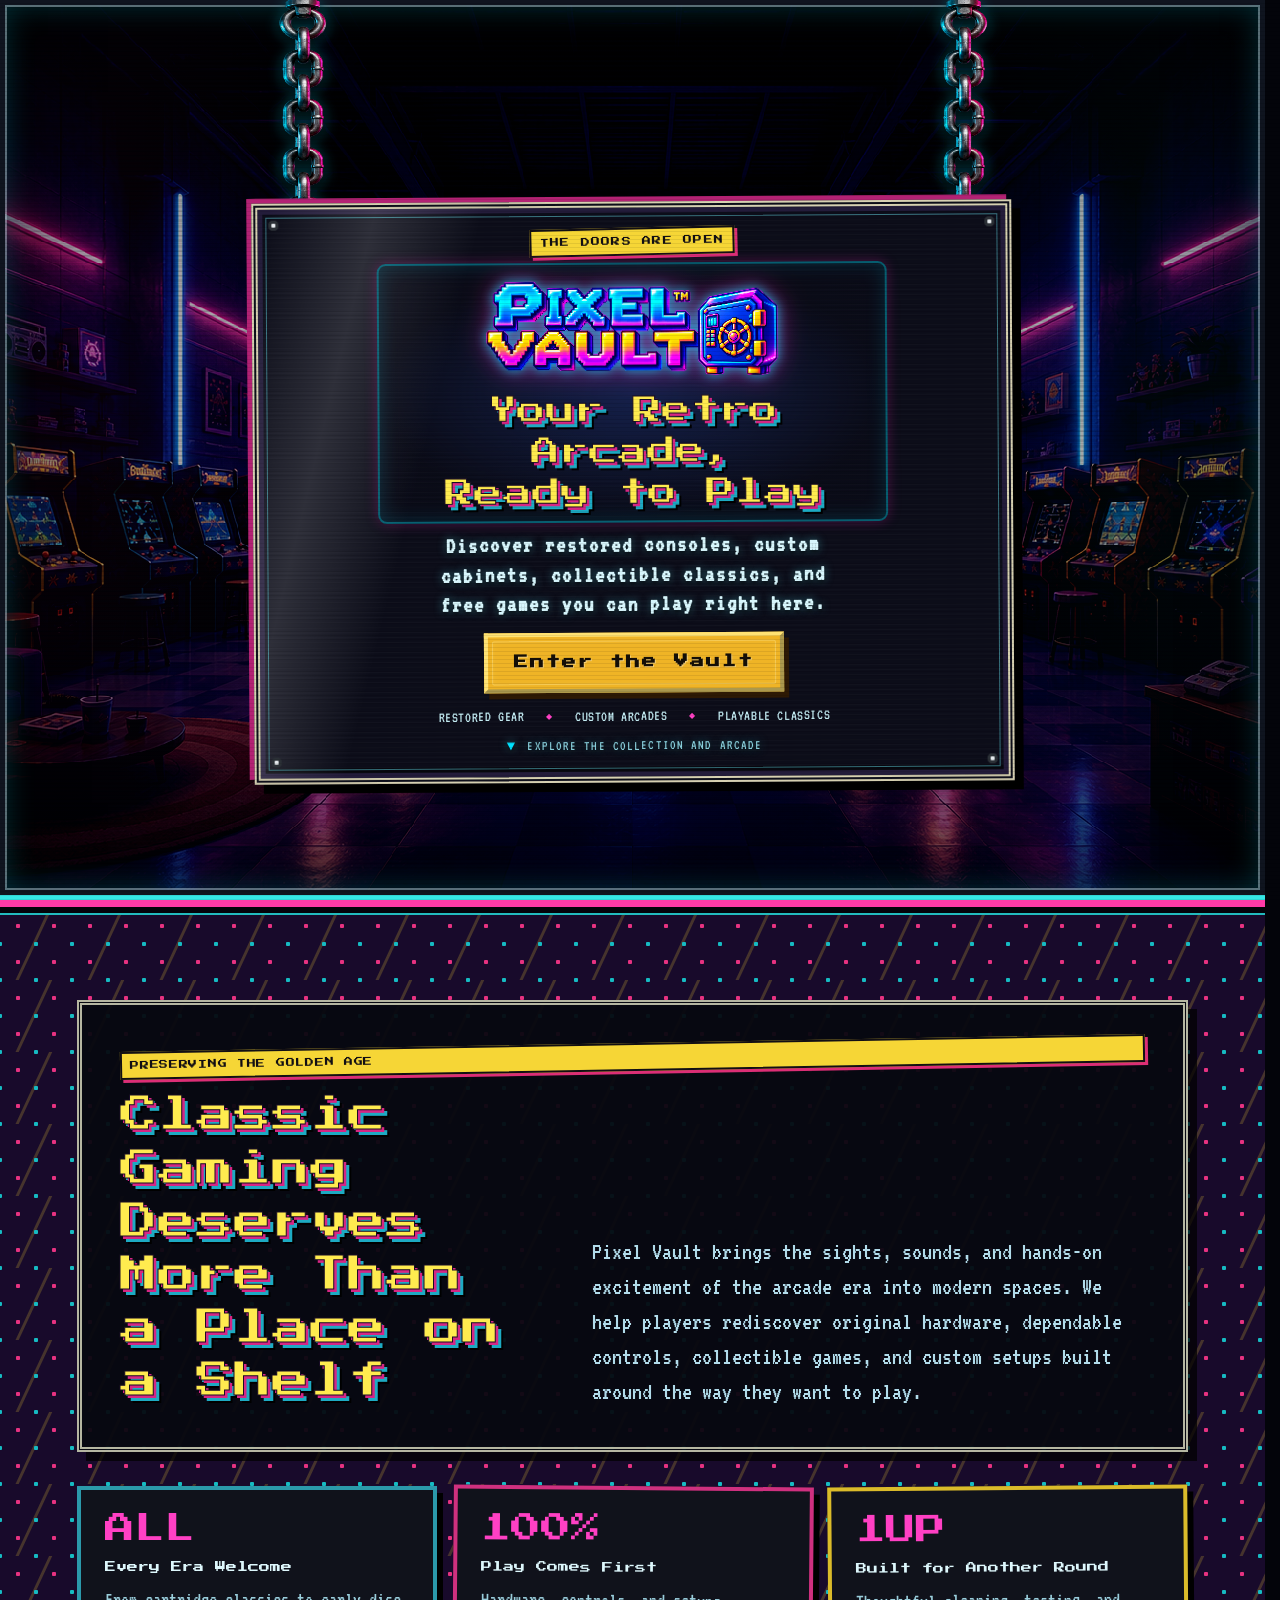
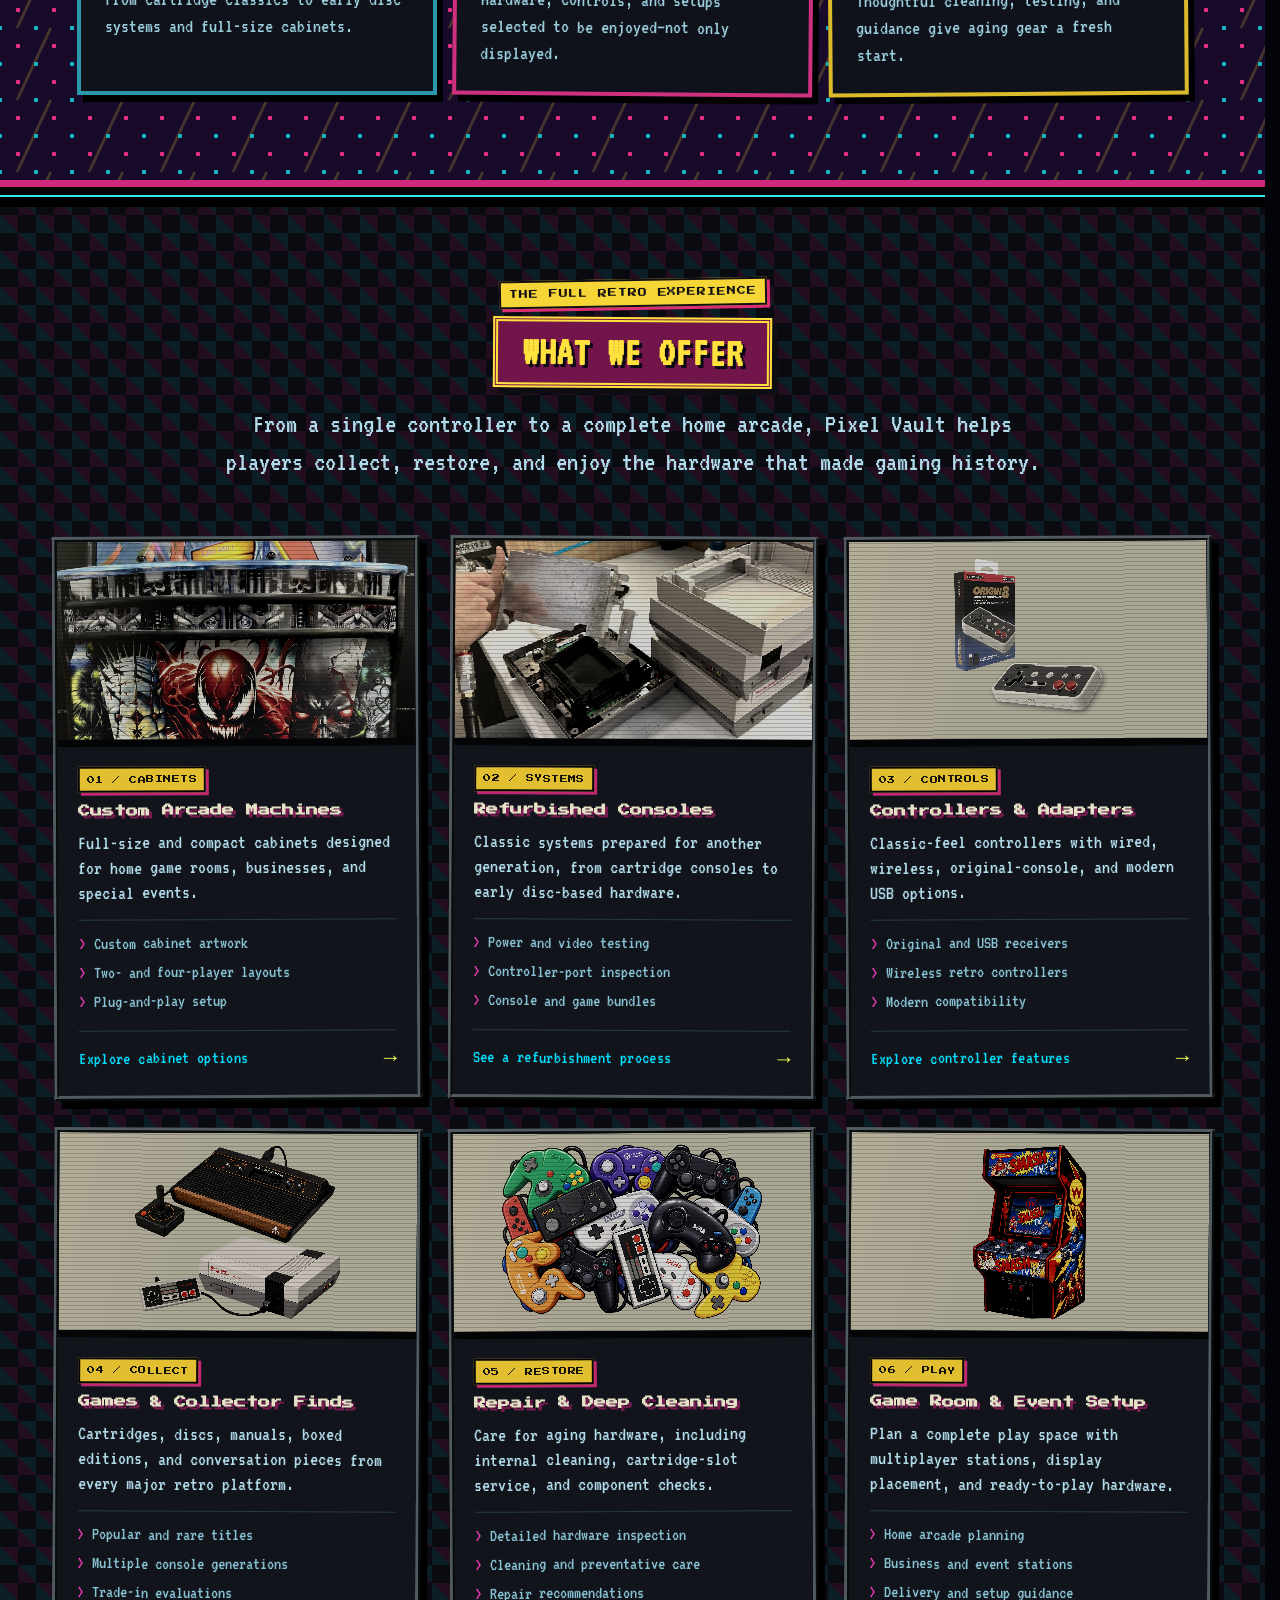
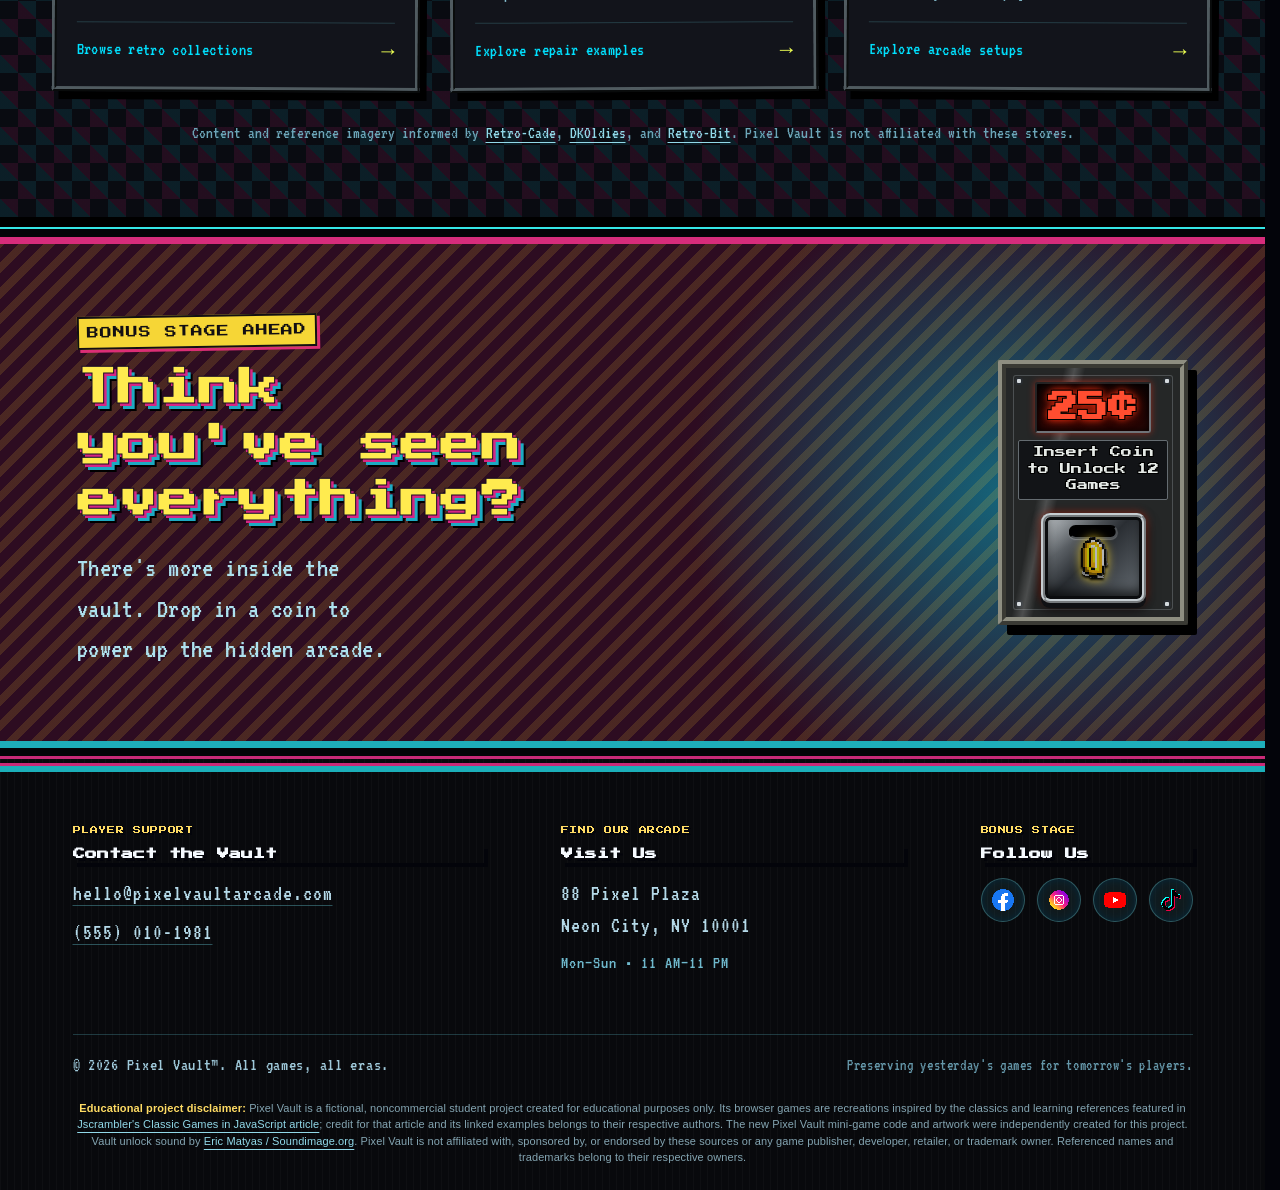
<file: index.html>
<!DOCTYPE html>
<html lang="en">
<head>
    <meta charset="UTF-8">
    <meta name="viewport" content="width=device-width, initial-scale=1.0">
    <meta name="description" content="Explore Pixel Vault for restored consoles, retro games, custom arcade cabinets, repairs, collectibles, and playable browser games.">
    <meta name="theme-color" content="#050814">
    <title>Pixel Vault | Retro Arcade Experience</title>
    <link rel="preconnect" href="https://fonts.googleapis.com">
    <link rel="preconnect" href="https://fonts.gstatic.com" crossorigin>
    <link href="https://fonts.googleapis.com/css2?family=Press+Start+2P&amp;family=VT323&amp;display=swap" rel="stylesheet">
    <link rel="icon" href="icons/favicon.png" type="image/png">
    <link rel="stylesheet" href="styles.css">
    <link rel="stylesheet" href="css/landing.css">
</head>
<body>
    <a class="skip-link" href="#main-content">Skip to main content</a>

    <section class="hero" aria-label="Pixel Vault arcade entrance">
        <img src="images/background-depth-v2.png" id="hero-bg" alt="Vast neon arcade hall with rows of retro machines fading toward a distant vanishing point">
        <img class="header-chains" src="images/header-chains.png" alt="" aria-hidden="true">

        <header>
            <p class="hero-kicker">THE DOORS ARE OPEN</p>
            <h1 id="logo">
                <img src="images/logo.png" alt="">
                <span>Your Retro Arcade,<br>Ready to Play</span>
            </h1>

            <p class="hero-lede">Discover restored consoles, custom cabinets, collectible classics, and free games you can play right here.</p>

            <a href="#about" class="cta" id="vault-btn">Enter the Vault</a>
            <ul class="hero-benefits" aria-label="Inside Pixel Vault">
                <li>Restored gear</li>
                <li>Custom arcades</li>
                <li>Playable classics</li>
            </ul>
            <p class="hero-cue"><span aria-hidden="true">&#9660;</span> Explore the collection and arcade</p>
        </header>
    </section>

    <main id="main-content">
    <section class="about-section" id="about" aria-labelledby="about-title">
        <div class="about-copy">
            <p class="section-kicker">PRESERVING THE GOLDEN AGE</p>
            <h2 id="about-title">Classic Gaming Deserves More Than a Place on a Shelf</h2>
            <p>Pixel Vault brings the sights, sounds, and hands-on excitement of the arcade era into modern spaces. We help players rediscover original hardware, dependable controls, collectible games, and custom setups built around the way they want to play.</p>
        </div>

        <div class="vault-highlights" aria-label="What sets Pixel Vault apart">
            <article>
                <span aria-hidden="true">ALL</span>
                <h3>Every Era Welcome</h3>
                <p>From cartridge classics to early disc systems and full-size cabinets.</p>
            </article>
            <article>
                <span aria-hidden="true">100%</span>
                <h3>Play Comes First</h3>
                <p>Hardware, controls, and setups selected to be enjoyed—not only displayed.</p>
            </article>
            <article>
                <span aria-hidden="true">1UP</span>
                <h3>Built for Another Round</h3>
                <p>Thoughtful cleaning, testing, and guidance give aging gear a fresh start.</p>
            </article>
        </div>
    </section>

    <section class="game-section">
        <section id="offers">
            <div class="offers-heading">
                <p>THE FULL RETRO EXPERIENCE</p>
                <h2>What We Offer</h2>
                <p>From a single controller to a complete home arcade, Pixel Vault helps players collect, restore, and enjoy the hardware that made gaming history.</p>
            </div>

            <div class="offers-list">
                <article class="offer">
                    <div class="offer-media">
                        <img src="images/offers/custom-arcade.jpg" alt="Custom full-size arcade cabinet with detailed character artwork" loading="lazy" decoding="async">
                    </div>
                    <div class="offer-copy">
                        <p class="offer-number">01 / CABINETS</p>
                        <h3>Custom Arcade Machines</h3>
                        <p>Full-size and compact cabinets designed for home game rooms, businesses, and special events.</p>
                        <ul>
                            <li>Custom cabinet artwork</li>
                            <li>Two- and four-player layouts</li>
                            <li>Plug-and-play setup</li>
                        </ul>
                        <a class="offer-link" href="https://www.retro-cade.com/products" target="_blank" rel="noopener noreferrer">Explore cabinet options <span aria-hidden="true">&#8594;</span></a>
                    </div>
                </article>

                <article class="offer">
                    <div class="offer-media">
                        <img src="images/offers/console-refurb.png" alt="An original Nintendo console opened for inspection and cleaning" loading="lazy" decoding="async">
                    </div>
                    <div class="offer-copy">
                        <p class="offer-number">02 / SYSTEMS</p>
                        <h3>Refurbished Consoles</h3>
                        <p>Classic systems prepared for another generation, from cartridge consoles to early disc-based hardware.</p>
                        <ul>
                            <li>Power and video testing</li>
                            <li>Controller-port inspection</li>
                            <li>Console and game bundles</li>
                        </ul>
                        <a class="offer-link" href="https://www.dkoldies.com/refurbish-inspection-process/" target="_blank" rel="noopener noreferrer">See a refurbishment process <span aria-hidden="true">&#8594;</span></a>
                    </div>
                </article>

                <article class="offer">
                    <div class="offer-media offer-media-contain">
                        <img src="images/offers/origin8-controller.webp" alt="Retro-Bit Origin8 wireless retro-style controller with package and receivers" loading="lazy" decoding="async">
                    </div>
                    <div class="offer-copy">
                        <p class="offer-number">03 / CONTROLS</p>
                        <h3>Controllers &amp; Adapters</h3>
                        <p>Classic-feel controllers with wired, wireless, original-console, and modern USB options.</p>
                        <ul>
                            <li>Original and USB receivers</li>
                            <li>Wireless retro controllers</li>
                            <li>Modern compatibility</li>
                        </ul>
                        <a class="offer-link" href="https://retro-bit.com/controllers/platinum-collection/origin8/" target="_blank" rel="noopener noreferrer">Explore controller features <span aria-hidden="true">&#8594;</span></a>
                    </div>
                </article>

                <article class="offer">
                    <div class="offer-media offer-media-contain">
                        <img src="images/consoles.png" alt="Classic Nintendo, Sega, PlayStation, and Xbox consoles" loading="lazy" decoding="async">
                    </div>
                    <div class="offer-copy">
                        <p class="offer-number">04 / COLLECT</p>
                        <h3>Games &amp; Collector Finds</h3>
                        <p>Cartridges, discs, manuals, boxed editions, and conversation pieces from every major retro platform.</p>
                        <ul>
                            <li>Popular and rare titles</li>
                            <li>Multiple console generations</li>
                            <li>Trade-in evaluations</li>
                        </ul>
                        <a class="offer-link" href="https://www.dkoldies.com/" target="_blank" rel="noopener noreferrer">Browse retro collections <span aria-hidden="true">&#8594;</span></a>
                    </div>
                </article>

                <article class="offer">
                    <div class="offer-media offer-media-contain">
                        <img src="images/accessories.png" alt="Retro console controllers, cables, and gaming accessories" loading="lazy" decoding="async">
                    </div>
                    <div class="offer-copy">
                        <p class="offer-number">05 / RESTORE</p>
                        <h3>Repair &amp; Deep Cleaning</h3>
                        <p>Care for aging hardware, including internal cleaning, cartridge-slot service, and component checks.</p>
                        <ul>
                            <li>Detailed hardware inspection</li>
                            <li>Cleaning and preventative care</li>
                            <li>Repair recommendations</li>
                        </ul>
                        <a class="offer-link" href="https://www.dkoldies.com/repair-center/" target="_blank" rel="noopener noreferrer">Explore repair examples <span aria-hidden="true">&#8594;</span></a>
                    </div>
                </article>

                <article class="offer">
                    <div class="offer-media offer-media-contain">
                        <img src="images/arcade_machine.png" alt="Full-size classic arcade cabinet" loading="lazy" decoding="async">
                    </div>
                    <div class="offer-copy">
                        <p class="offer-number">06 / PLAY</p>
                        <h3>Game Room &amp; Event Setup</h3>
                        <p>Plan a complete play space with multiplayer stations, display placement, and ready-to-play hardware.</p>
                        <ul>
                            <li>Home arcade planning</li>
                            <li>Business and event stations</li>
                            <li>Delivery and setup guidance</li>
                        </ul>
                        <a class="offer-link" href="https://www.retro-cade.com/products" target="_blank" rel="noopener noreferrer">Explore arcade setups <span aria-hidden="true">&#8594;</span></a>
                    </div>
                </article>
            </div>

            <p class="offers-sources">Content and reference imagery informed by <a href="https://www.retro-cade.com/" target="_blank" rel="noopener noreferrer">Retro-Cade</a>, <a href="https://www.dkoldies.com/nes-systems/" target="_blank" rel="noopener noreferrer">DKOldies</a>, and <a href="https://retro-bit.com/" target="_blank" rel="noopener noreferrer">Retro-Bit</a>. Pixel Vault is not affiliated with these stores.</p>
        </section>
    </section>

    <section class="unlock-section" aria-labelledby="unlock-title">
        <div class="unlock-copy">
            <p class="unlock-kicker">BONUS STAGE AHEAD</p>
            <h2 id="unlock-title">Think you&apos;ve seen everything?</h2>
            <p>There&apos;s more inside the vault. Drop in a coin to power up the hidden arcade.</p>
        </div>

        <div class="controls">
            <div class="coin-box">
                <h2>25&cent;</h2>
                <p>Insert Coin to Unlock 12 Games</p>
                <button id="coin-btn" type="button" aria-label="Insert coin and open the arcade" aria-controls="arcade-overlay" aria-expanded="false">
                    <img src="images/coin.gif" alt="">
                </button>
            </div>
        </div>
    </section>

    <div class="arcade-overlay" id="arcade-overlay" hidden>
        <div class="vault-overlay-panel" role="dialog" aria-modal="true" aria-labelledby="vault-overlay-title">
            <button id="close-arcade" type="button" aria-label="Close hidden arcade">&times;</button>

            <div class="vault-overlay-heading">
                <p>PLAYER ONE READY</p>
                <h2 id="vault-overlay-title">The Arcade Vault Is Open</h2>
                <p>Choose a featured game or test your arcade knowledge.</p>
            </div>

            <div class="vault-overlay-content">
                <div id="featured">
                    <h2>Featured Games</h2>

                    <div class="games">
                        <article class="card">
                            <div class="card-img">
                                <a class="game-launch" href="games/donkey-kong/index.html" data-game-title="Donkey Kong: Barrel Climb" aria-label="Play Donkey Kong: Barrel Climb">
                                    <img src="game_img/donkey_kong.png" alt="Donkey Kong arcade game">
                                    <span class="play-icon" aria-hidden="true">&#9654;</span>
                                </a>
                            </div>
                            <h3><span id="donkey-title">Donkey Kong</span></h3>
                            <p>Climb platforms and ladders, dodge barrels, and rescue Pauline.</p>
                            <p>Genre: Platform</p>
                        </article>

                        <article class="card">
                            <div class="card-img">
                                <a class="game-launch" href="games/mortal-kombat/index.html" data-game-title="Mortal Kombat" aria-label="Play Mortal Kombat">
                                    <img src="game_img/mortal_kombat.png" alt="Mortal Kombat arcade game">
                                    <span class="play-icon" aria-hidden="true">&#9654;</span>
                                </a>
                            </div>
                            <h3><span id="kombat-title">Mortal Kombat</span></h3>
                            <p>Battle opponents with punches, kicks, and special moves.</p>
                            <p>Genre: Fighting</p>
                        </article>

                        <article class="card">
                            <div class="card-img">
                                <a class="game-launch" href="games/pacman/index.html" data-game-title="Pac-Man" aria-label="Play Pac-Man">
                                    <img src="game_img/pacman.png" alt="Pac-Man arcade game">
                                    <span class="play-icon" aria-hidden="true">&#9654;</span>
                                </a>
                            </div>
                            <h3><span id="pacman-title">Pac-Man</span></h3>
                            <p>Eat every dot while avoiding four colorful ghosts.</p>
                            <p>Genre: Maze chase</p>
                        </article>

                        <article class="card">
                            <div class="card-img">
                                <a class="game-launch" href="games/space-invaders/index.html" data-game-title="Space Invaders" aria-label="Play Space Invaders">
                                    <img src="game_img/space_invaders.png" alt="Space Invaders arcade game">
                                    <span class="play-icon" aria-hidden="true">&#9654;</span>
                                </a>
                            </div>
                            <h3><span id="invaders-title">Space Invaders</span></h3>
                            <p>Defend Earth from descending waves of alien invaders.</p>
                            <p>Genre: Fixed shooter</p>
                        </article>

                        <article class="card">
                            <div class="card-img"><a class="game-launch" href="games/classic-collection/index.html?game=pong" data-game-title="Pong" aria-label="Play Pong"><span class="generated-game-art art-pong" aria-hidden="true"></span><span class="play-icon" aria-hidden="true">&#9654;</span></a></div>
                            <h3><span>Pong</span></h3><p>Return the ball past a computer-controlled paddle.</p><p>Genre: Sports</p>
                        </article>

                        <article class="card">
                            <div class="card-img"><a class="game-launch" href="games/classic-collection/index.html?game=snake" data-game-title="Snake" aria-label="Play Snake"><span class="generated-game-art art-snake" aria-hidden="true"></span><span class="play-icon" aria-hidden="true">&#9654;</span></a></div>
                            <h3><span>Snake</span></h3><p>Grow longer while avoiding walls and your own tail.</p><p>Genre: Action</p>
                        </article>

                        <article class="card">
                            <div class="card-img"><a class="game-launch" href="games/classic-collection/index.html?game=tetris" data-game-title="Falling Blocks" aria-label="Play Falling Blocks"><span class="generated-game-art art-blocks" aria-hidden="true"></span><span class="play-icon" aria-hidden="true">&#9654;</span></a></div>
                            <h3><span>Falling Blocks</span></h3><p>Rotate falling pieces and complete horizontal lines.</p><p>Genre: Puzzle</p>
                        </article>

                        <article class="card">
                            <div class="card-img"><a class="game-launch" href="games/classic-collection/index.html?game=breakout" data-game-title="Breakout" aria-label="Play Breakout"><span class="generated-game-art art-breakout" aria-hidden="true"></span><span class="play-icon" aria-hidden="true">&#9654;</span></a></div>
                            <h3><span>Breakout</span></h3><p>Bounce a ball from your paddle to clear every brick.</p><p>Genre: Action</p>
                        </article>

                        <article class="card">
                            <div class="card-img"><a class="game-launch" href="games/classic-collection/index.html?game=minesweeper" data-game-title="Minesweeper" aria-label="Play Minesweeper"><span class="generated-game-art art-minesweeper" aria-hidden="true"></span><span class="play-icon" aria-hidden="true">&#9654;</span></a></div>
                            <h3><span>Minesweeper</span></h3><p>Use number clues to reveal every safe square.</p><p>Genre: Puzzle</p>
                        </article>

                        <article class="card">
                            <div class="card-img"><a class="game-launch" href="games/classic-collection/index.html?game=asteroids" data-game-title="Asteroids" aria-label="Play Asteroids"><span class="generated-game-art art-asteroids" aria-hidden="true"></span><span class="play-icon" aria-hidden="true">&#9654;</span></a></div>
                            <h3><span>Asteroids</span></h3><p>Thrust, rotate, and clear drifting space rocks.</p><p>Genre: Shooter</p>
                        </article>

                        <article class="card">
                            <div class="card-img"><a class="game-launch" href="games/classic-collection/index.html?game=tic-tac-toe" data-game-title="Tic-Tac-Toe" aria-label="Play Tic-Tac-Toe"><span class="generated-game-art art-tic-tac-toe" aria-hidden="true"></span><span class="play-icon" aria-hidden="true">&#9654;</span></a></div>
                            <h3><span>Tic-Tac-Toe</span></h3><p>Place three marks in a row before the computer.</p><p>Genre: Strategy</p>
                        </article>

                        <article class="card">
                            <div class="card-img"><a class="game-launch" href="games/classic-collection/index.html?game=frogger" data-game-title="Road &amp; River" aria-label="Play Road and River"><span class="generated-game-art art-road-river" aria-hidden="true"></span><span class="play-icon" aria-hidden="true">&#9654;</span></a></div>
                            <h3><span>Road &amp; River</span></h3><p>Cross traffic and ride moving logs to five homes.</p><p>Genre: Action</p>
                        </article>
                    </div>
                </div>

                <div class="quiz-side">
                    <div class="arcade-cabinet" id="arcade-cabinet" aria-label="Arcade cabinet screen">
                        <img class="arcade-frame" src="images/arcade_screen.png" alt="" aria-hidden="true">

                        <div id="quiz">
                            <h2 id="quiz-title">Guess the Game</h2>
                            <p>30 retro favorites. Earn 2 points per answer—or 1 point with a hint.</p>
                            <button id="show-game-list" type="button">Need a Hint? View Possible Answers (-1 Point)</button>

                            <div class="quiz-box">
                                <h3>Trivia Clue</h3>
                                <p id="clue">Your clue will appear here.</p>
                                <p id="score">Score: 0</p>
                                <p id="attempts"></p>
                                <p id="timer"></p>

                                <label for="guess">Your Guess:</label>
                                <input type="text" id="guess" placeholder="Enter game name">

                                <button id="guess-btn">Submit Guess</button>
                                <p id="result" role="status" aria-live="polite"></p>
                                <div id="retry"></div>
                            </div>

                            <dialog id="game-list-dialog" aria-labelledby="game-list-title">
                                <div class="game-list-heading">
                                    <h3 id="game-list-title">Retro Answer Bank</h3>
                                    <button id="close-game-list" type="button" aria-label="Close answer bank">&times;</button>
                                </div>
                                <p>Every possible answer currently in rotation. Opening this hint makes the current round worth 1 point.</p>
                                <ol id="game-list"></ol>
                            </dialog>
                        </div>

                        <div id="cabinet-game" role="group" aria-labelledby="cabinet-game-title" hidden>
                            <div class="cabinet-game-bar">
                                <p id="cabinet-game-title">Arcade Game</p>
                                <div class="cabinet-game-actions">
                                    <span id="game-load-status" role="status" aria-live="polite">Ready</span>
                                    <button id="sound-toggle" type="button" aria-pressed="true">Sound: On</button>
                                    <button id="fullscreen-game" type="button">Full Screen</button>
                                    <button id="close-cabinet-game" type="button" aria-label="Close selected game and return to Guess the Game">Quiz &#8617;</button>
                                </div>
                            </div>
                            <div id="game-loading" class="game-loading" role="status" aria-live="polite" hidden>
                                <span class="loading-pixels" aria-hidden="true"></span>
                                <p>Loading game...</p>
                                <a id="game-fallback-link" href="games/donkey-kong/index.html" target="_blank" rel="noopener">Open game in a new tab</a>
                            </div>
                            <iframe id="cabinet-game-frame" title="Selected arcade game" src="about:blank" allow="autoplay; fullscreen" loading="eager" scrolling="no"></iframe>
                        </div>
                    </div>
                </div>
            </div>
        </div>
    </div>

    </main>

    <footer>
        <div class="footer-inner">
            <section class="footer-contact" aria-labelledby="contact-title">
                <p class="footer-kicker">PLAYER SUPPORT</p>
                <h2 id="contact-title">Contact the Vault</h2>
                <address>
                    <a href="mailto:hello@pixelvaultarcade.com">hello@pixelvaultarcade.com</a>
                    <a href="tel:+15550101981">(555) 010-1981</a>
                </address>
            </section>

            <section class="footer-location" aria-labelledby="location-title">
                <p class="footer-kicker">FIND OUR ARCADE</p>
                <h2 id="location-title">Visit Us</h2>
                <address>
                    88 Pixel Plaza<br>
                    Neon City, NY 10001
                </address>
                <p class="hours">Mon&ndash;Sun &bull; 11 AM&ndash;11 PM</p>
            </section>

            <section class="follow">
                <p class="footer-kicker">BONUS STAGE</p>
                <h2>Follow Us</h2>
                <div class="socials">
                    <a href="https://www.facebook.com/" aria-label="Pixel Vault on Facebook"><img src="icons/facebook.png" alt=""></a>
                    <a href="https://www.instagram.com/" aria-label="Pixel Vault on Instagram"><img src="icons/instagram.png" alt=""></a>
                    <a href="https://www.youtube.com/" aria-label="Pixel Vault on YouTube"><img src="icons/youtube.png" alt=""></a>
                    <a href="https://www.tiktok.com/" aria-label="Pixel Vault on TikTok"><img src="icons/tiktok.png" alt=""></a>
                </div>
            </section>
        </div>

        <div class="footer-bottom">
            <p class="copy">&copy; 2026 Pixel Vault&trade;. All games, all eras.</p>
            <p class="footer-note">Preserving yesterday&apos;s games for tomorrow&apos;s players.</p>
        </div>
        <p class="education-disclaimer"><strong>Educational project disclaimer:</strong> Pixel Vault is a fictional, noncommercial student project created for educational purposes only. Its browser games are recreations inspired by the classics and learning references featured in <a href="https://jscrambler.com/blog/classic-games-javascript/" target="_blank" rel="noopener noreferrer">Jscrambler&apos;s Classic Games in JavaScript article</a>; credit for that article and its linked examples belongs to their respective authors. The new Pixel Vault mini-game code and artwork were independently created for this project. Vault unlock sound by <a href="https://soundimage.org/sfx-pwrupdn/" target="_blank" rel="noopener noreferrer">Eric Matyas / Soundimage.org</a>. Pixel Vault is not affiliated with, sponsored by, or endorsed by these sources or any game publisher, developer, retailer, or trademark owner. Referenced names and trademarks belong to their respective owners.</p>
    </footer>

    <audio id="coin-sound" src="sounds/coin.mp3"></audio>
    <audio id="flawless" src="sounds/FV.mp3"></audio>
    <audio id="vault-sound" src="sounds/vault-unlock-powerup.mp3"></audio>
    
    <script src="script.js" defer></script>

</body>
</html>
</file>
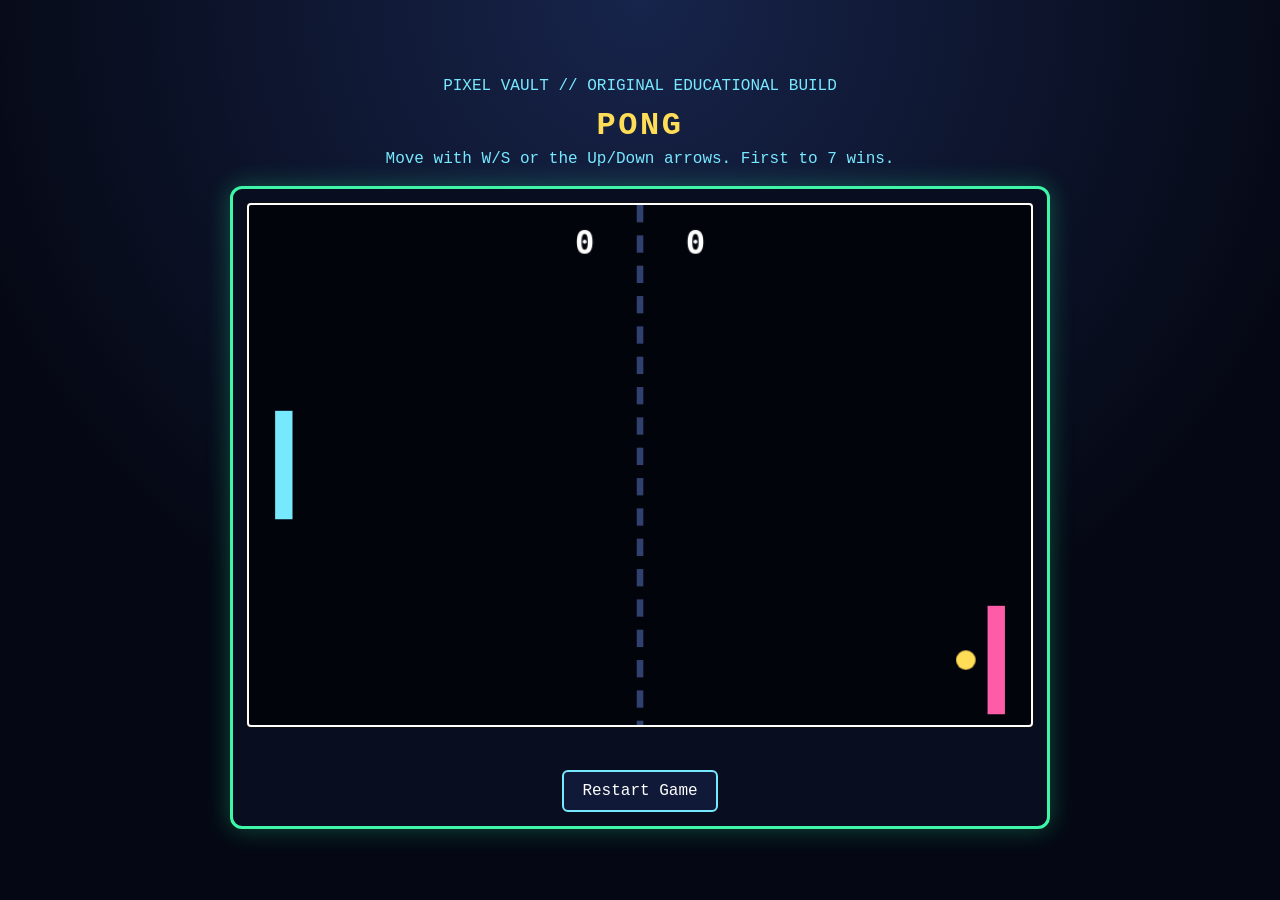
<file: games/classic-collection/index.html>
<!DOCTYPE html>
<html lang="en">
<head>
    <meta charset="UTF-8">
    <meta name="viewport" content="width=device-width, initial-scale=1.0">
    <title>Pixel Vault Classic</title>
    <link rel="stylesheet" href="styles.css">
</head>
<body>
    <main>
        <header>
            <p>PIXEL VAULT // ORIGINAL EDUCATIONAL BUILD</p>
            <h1 id="game-title">Classic Game</h1>
            <p id="instructions"></p>
        </header>

        <section class="game-shell" aria-labelledby="game-title">
            <canvas id="game" width="720" height="480" tabindex="0" aria-label="Playable game area"></canvas>
            <div id="dom-game" hidden></div>
            <p id="status" role="status" aria-live="polite"></p>
            <button id="restart" type="button">Restart Game</button>
        </section>
    </main>
    <script src="game.js"></script>
</body>
</html>
</file>
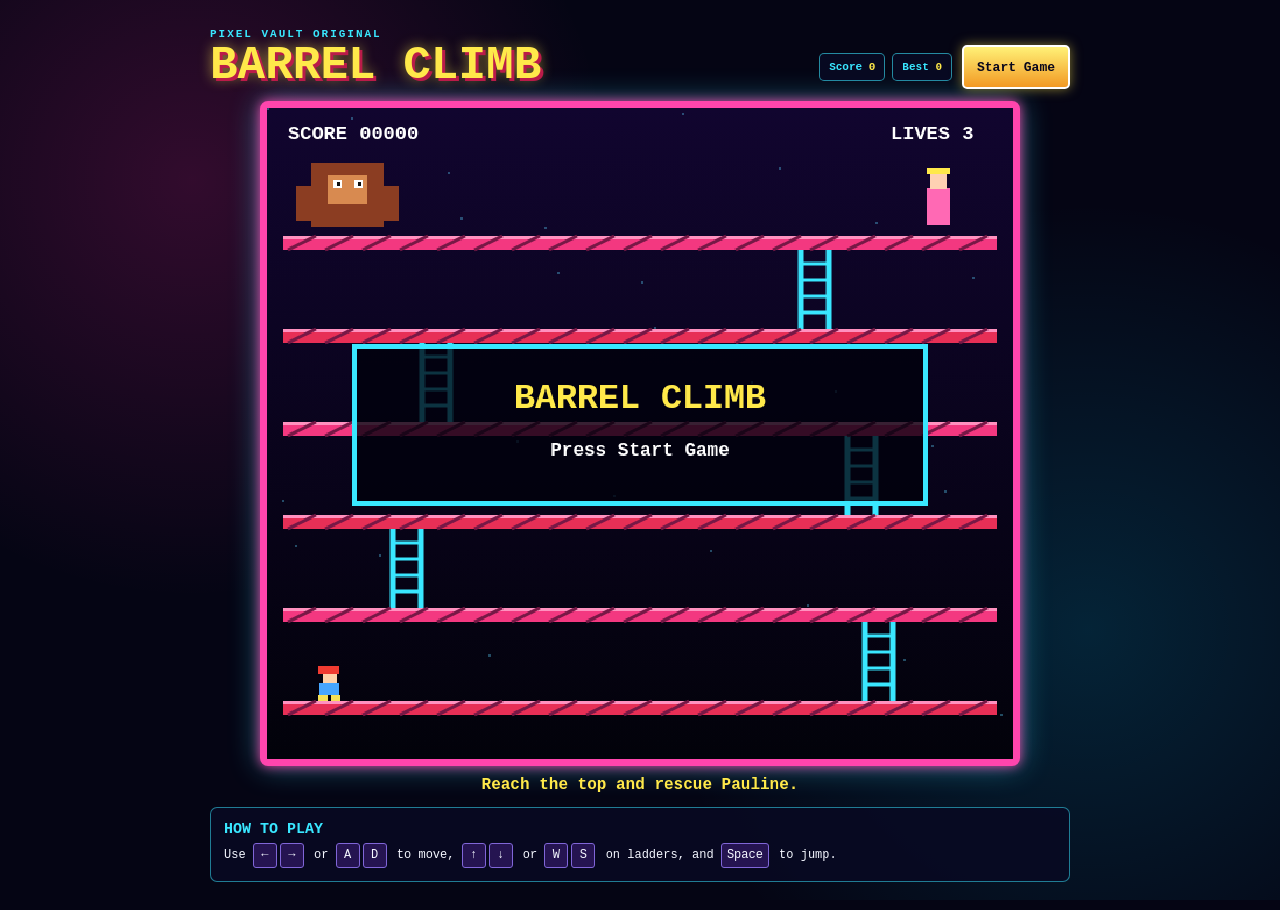
<file: games/donkey-kong/index.html>
<!DOCTYPE html>
<html lang="en">
<head>
    <meta charset="UTF-8">
    <meta name="viewport" content="width=device-width, initial-scale=1.0">
    <title>Donkey Kong: Barrel Climb</title>
    <link rel="stylesheet" href="styles.css">
    <script src="game.js" defer></script>
</head>
<body>
    <main class="game-wrap">
        <div class="game-heading">
            <div>
                <p>PIXEL VAULT ORIGINAL</p>
                <h1>Barrel Climb</h1>
            </div>
            <div class="game-actions">
                <div class="scoreboard" aria-label="Score keeper">
                    <span>Score <strong id="score">0</strong></span>
                    <span>Best <strong id="high-score">0</strong></span>
                </div>
                <button id="new-game" type="button">Start Game</button>
            </div>
        </div>

        <canvas id="game" width="640" height="560" aria-label="Barrel climbing platform game"></canvas>
        <p id="game-status" class="status" aria-live="polite">Reach the top and rescue Pauline.</p>

        <section class="instructions">
            <div>
                <h2>How to play</h2>
                <p>Use <kbd>&larr;</kbd><kbd>&rarr;</kbd> or <kbd>A</kbd><kbd>D</kbd> to move, <kbd>&uarr;</kbd><kbd>&darr;</kbd> or <kbd>W</kbd><kbd>S</kbd> on ladders, and <kbd>Space</kbd> to jump.</p>
            </div>
            <div class="touch-controls" aria-label="Touch controls">
                <button type="button" data-action="left" aria-label="Move left">&larr;</button>
                <button type="button" data-action="down" aria-label="Climb down">&darr;</button>
                <button type="button" data-action="up" aria-label="Climb up">&uarr;</button>
                <button type="button" data-action="right" aria-label="Move right">&rarr;</button>
                <button type="button" data-action="jump" aria-label="Jump">JUMP</button>
            </div>
        </section>
    </main>
</body>
</html>
</file>
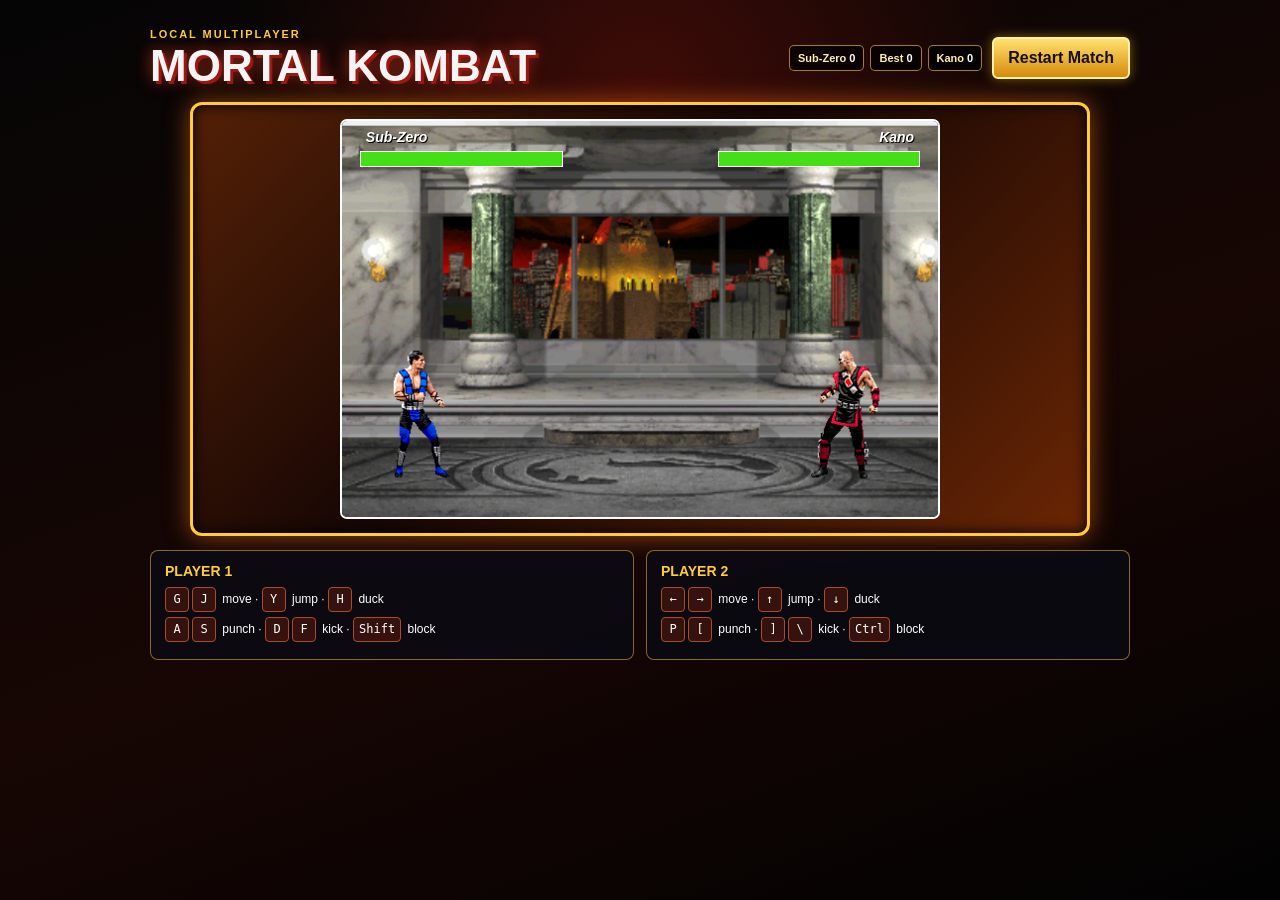
<file: games/mortal-kombat/index.html>
<!DOCTYPE html>
<html lang="en">
<head>
    <meta charset="UTF-8">
    <meta name="viewport" content="width=device-width, initial-scale=1.0">
    <title>Mortal Kombat — Local Multiplayer</title>
    <link rel="stylesheet" href="styles/styles.css">
    <script src="src/mk.js" defer></script>
    <script src="game-launcher.js" defer></script>
</head>
<body>
    <main class="mk-page">
        <div class="mk-heading">
            <div>
                <p class="eyebrow">LOCAL MULTIPLAYER</p>
                <h1>Mortal Kombat</h1>
            </div>
            <div class="match-actions">
                <div class="match-score" aria-label="Match score keeper">
                    <span>Sub-Zero <strong id="player1Score">0</strong></span>
                    <span>Best <strong id="matchHighScore">0</strong></span>
                    <span>Kano <strong id="player2Score">0</strong></span>
                </div>
                <button id="restart" type="button">Restart Match</button>
            </div>
        </div>

        <section class="arena-shell" aria-label="Mortal Kombat fighting arena">
            <div id="parent">
                <div id="utils">
                    <div id="player1Name" class="playerName">Sub-Zero</div>
                    <div id="player1LifeBar" class="lifebar"><div class="life" id="player1Life"></div></div>
                    <div id="player2Name" class="playerName">Kano</div>
                    <div id="player2LifeBar" class="lifebar"><div class="life" id="player2Life"></div></div>
                </div>
                <div id="arena"></div>
                <div id="loading"><span class="loadingLabel">Loading fighters...</span></div>
            </div>
        </section>

        <section class="control-guide" aria-label="Game controls">
            <div>
                <h2>Player 1</h2>
                <p><kbd>G</kbd><kbd>J</kbd> move &middot; <kbd>Y</kbd> jump &middot; <kbd>H</kbd> duck</p>
                <p><kbd>A</kbd><kbd>S</kbd> punch &middot; <kbd>D</kbd><kbd>F</kbd> kick &middot; <kbd>Shift</kbd> block</p>
            </div>
            <div>
                <h2>Player 2</h2>
                <p><kbd>&larr;</kbd><kbd>&rarr;</kbd> move &middot; <kbd>&uarr;</kbd> jump &middot; <kbd>&darr;</kbd> duck</p>
                <p><kbd>P</kbd><kbd>[</kbd> punch &middot; <kbd>]</kbd><kbd>\</kbd> kick &middot; <kbd>Ctrl</kbd> block</p>
            </div>
        </section>

        <section class="touch-panel" aria-label="Two player touch controls">
            <h2>Touch Fight Controls</h2>
            <p class="touch-hint">Use more than one finger for jump attacks, uppercuts, spin kicks, and blocking.</p>

            <div class="fighter-touch-grid">
                <div class="fighter-controls player-one-controls">
                    <h3>Player 1</h3>
                    <div class="control-deck">
                        <div class="touch-dpad" aria-label="Player one movement controls">
                            <button class="move-up" type="button" data-key="89" aria-label="Player one jump">&uarr;</button>
                            <button class="move-left" type="button" data-key="71" aria-label="Player one move left">&larr;</button>
                            <button class="move-down" type="button" data-key="72" aria-label="Player one duck">&darr;</button>
                            <button class="move-right" type="button" data-key="74" aria-label="Player one move right">&rarr;</button>
                        </div>
                        <div class="touch-actions" aria-label="Player one attack controls">
                            <button type="button" data-key="65" aria-label="Player one high punch">HP</button>
                            <button type="button" data-key="83" aria-label="Player one low punch">LP</button>
                            <button type="button" data-key="70" aria-label="Player one high kick">HK</button>
                            <button type="button" data-key="68" aria-label="Player one low kick">LK</button>
                            <button class="block-action" type="button" data-key="16" aria-label="Player one block">BLOCK</button>
                        </div>
                    </div>
                </div>

                <div class="fighter-controls player-two-controls">
                    <h3>Player 2</h3>
                    <div class="control-deck">
                        <div class="touch-dpad" aria-label="Player two movement controls">
                            <button class="move-up" type="button" data-key="38" aria-label="Player two jump">&uarr;</button>
                            <button class="move-left" type="button" data-key="37" aria-label="Player two move left">&larr;</button>
                            <button class="move-down" type="button" data-key="40" aria-label="Player two duck">&darr;</button>
                            <button class="move-right" type="button" data-key="39" aria-label="Player two move right">&rarr;</button>
                        </div>
                        <div class="touch-actions" aria-label="Player two attack controls">
                            <button type="button" data-key="80" aria-label="Player two high punch">HP</button>
                            <button type="button" data-key="219" aria-label="Player two low punch">LP</button>
                            <button type="button" data-key="220" aria-label="Player two high kick">HK</button>
                            <button type="button" data-key="221" aria-label="Player two low kick">LK</button>
                            <button class="block-action" type="button" data-key="17" aria-label="Player two block">BLOCK</button>
                        </div>
                    </div>
                </div>
            </div>
        </section>
    </main>
</body>
</html>
</file>
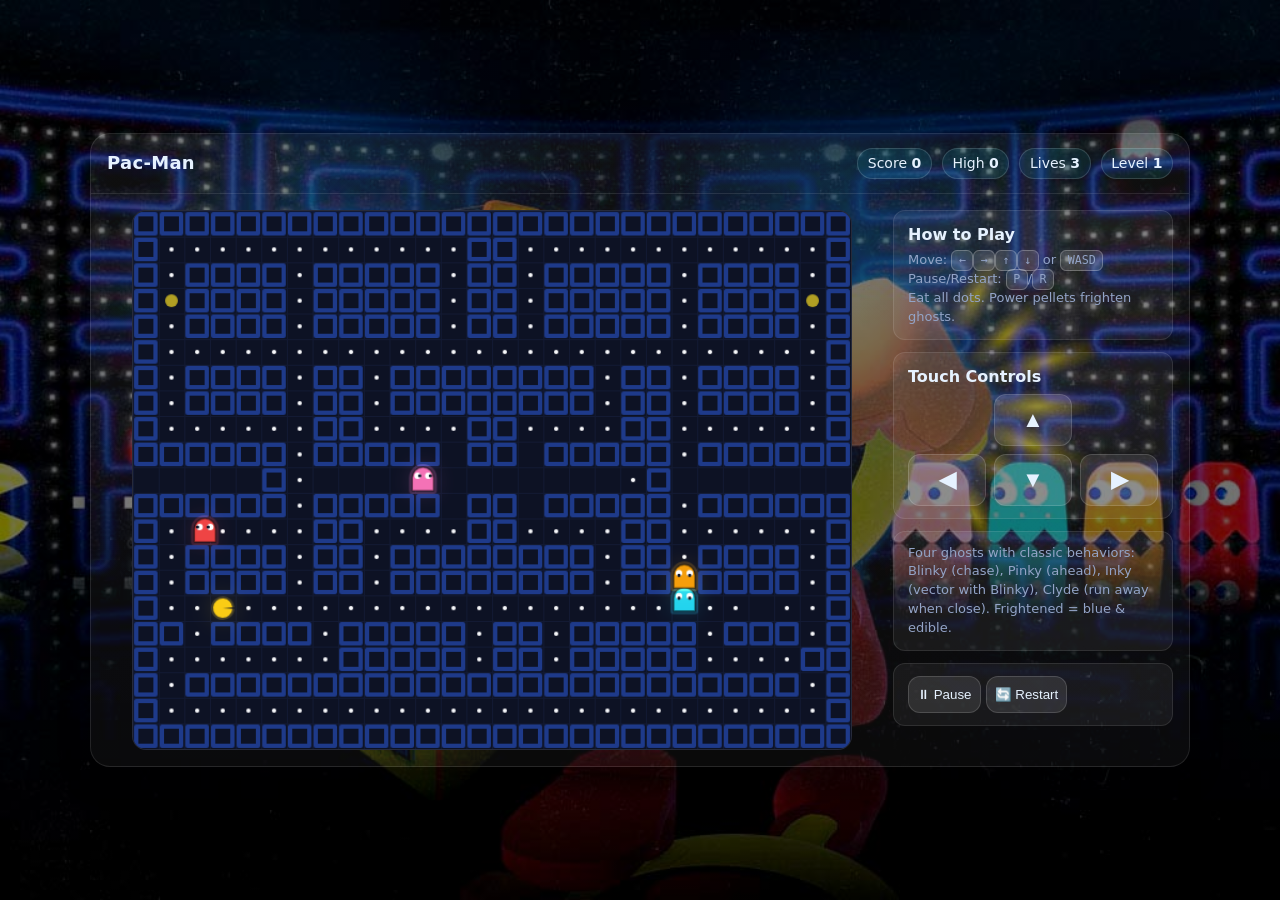
<file: games/pacman/index.html>
<!doctype html>
<html lang="en">
<head>
  <meta charset="utf-8"/>
  <meta name="viewport" content="width=device-width, initial-scale=1"/>
  <title>Pac-Man</title>
  <link rel="stylesheet" href="../classic-game.css"/>
  <style>
    :root{
      --panel:#0d1224; --grid:#131a33;
      --text:#e6f2ff; --muted:#93a4c7; --accent:#22d3ee;
      --maze:#1e3a8a; --dot:#f8fafc; --power:#fde047;
      --pac:#facc15; --ghostFright:#60a5fa; --eyes:#94a3b8;
      --card-bg:linear-gradient(180deg,rgba(255,255,255,.06),rgba(255,255,255,.04));
      --panel-bg:rgba(255,255,255,.06); --badge-bg:rgba(34,211,238,.10);

      /* ghost theme colors */
      --blinky:#ef4444; /* red */
      --pinky:#f472b6;  /* pink */
      --inky:#22d3ee;   /* cyan */
      --clyde:#f59e0b;  /* orange */
    }
    body{
      background:
        linear-gradient(rgba(0,0,0,.55), rgba(0,0,0,.55)),
        url("./pac.jpg") center/cover no-repeat fixed;
    }
    canvas{
      touch-action:none;
    }
    .controls{grid-template-columns:repeat(3,minmax(52px,1fr));grid-template-rows:repeat(2,minmax(52px,1fr));margin-inline:auto;touch-action:none}
    .controls .btn{min-height:52px;font-size:22px;font-weight:800;user-select:none;-webkit-user-select:none;touch-action:none}
    .controls [data-touch="up"]{grid-area:1/2}
    .controls [data-touch="left"]{grid-area:2/1}
    .controls [data-touch="down"]{grid-area:2/2}
    .controls [data-touch="right"]{grid-area:2/3}
    .controls .btn.is-pressed{color:#081018;background:var(--accent);box-shadow:0 0 15px rgba(34,211,238,.7);transform:translateY(2px) scale(.97)}
    @media (max-width:560px){
      .controls{width:min(100%,280px)}
    }
  </style>
</head>
<body>
  <div class="wrap">
    <div class="card">
      <header>
        <h1>Pac-Man</h1>
        <div class="hud">
          <span class="badge">Score <strong id="score">0</strong></span>
          <span class="badge">High <strong id="high">0</strong></span>
          <span class="badge">Lives <strong id="lives">3</strong></span>
          <span class="badge">Level <strong id="level">1</strong></span>
        </div>
      </header>
      <div class="board">
        <canvas id="game" width="672" height="504" aria-label="Pac-Man board" role="img"></canvas>

        <aside>
          <div class="panel">
            <div class="panel-title">How to Play</div>
            <div class="legend">
              <div>Move: <kbd>←</kbd><kbd>→</kbd><kbd>↑</kbd><kbd>↓</kbd> or <kbd>WASD</kbd></div>
              <div>Pause/Restart: <kbd>P</kbd>/<kbd>R</kbd></div>
              <div>Eat all dots. Power pellets frighten ghosts.</div>
            </div>
          </div>

          <div class="panel">
            <div class="panel-title">Touch Controls</div>
            <div class="controls">
              <button class="btn" type="button" data-touch="up" aria-label="Move up">▲</button>
              <button class="btn" type="button" data-touch="left" aria-label="Move left">◀</button>
              <button class="btn" type="button" data-touch="down" aria-label="Move down">▼</button>
              <button class="btn" type="button" data-touch="right" aria-label="Move right">▶</button>
            </div>
          </div>

          <div class="panel legend">
            Four ghosts with classic behaviors: Blinky (chase), Pinky (ahead), Inky (vector with Blinky), Clyde (run away when close). Frightened = blue & edible.
          </div>

          <div class="panel">
            <button class="btn" id="pauseBtn">⏸ Pause</button>
            <button class="btn" id="resetBtn">🔄 Restart</button>
          </div>
        </aside>
      </div>
    </div>
  </div>

  <script src="./script.js" defer></script>
</body>
</html>
</file>
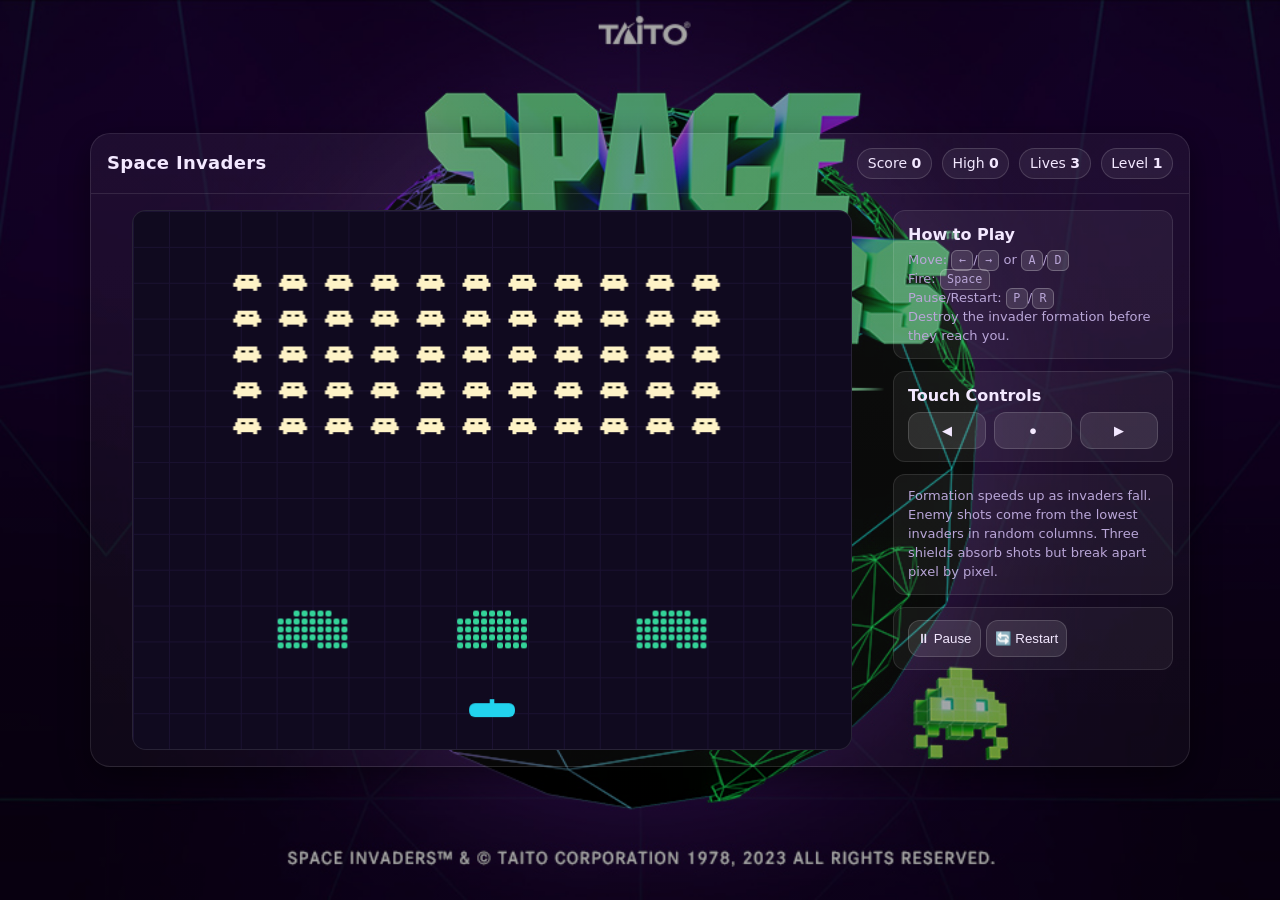
<file: games/space-invaders/index.html>
<!doctype html>
<html lang="en">
<head>
  <meta charset="utf-8"/>
  <meta name="viewport" content="width=device-width, initial-scale=1"/>
  <title>Space Invaders</title>
  <link rel="stylesheet" href="../classic-game.css"/>
  <style>
    :root{
      /* distinct theme so it doesn't look like the others */
      --panel:#100a1f; --grid:#1b1232;
      --text:#f3e8ff; --muted:#b9a6d8;
      --player:#22d3ee; --invader:#fef3c7; --bullet:#fb7185; --shield:#34d399;
      --card-bg:linear-gradient(180deg,rgba(255,255,255,.05),rgba(255,255,255,.03));
      --panel-bg:rgba(255,255,255,.05); --badge-bg:rgba(255,255,255,.06);
    }
    body{background:
      linear-gradient(rgba(0,0,0,.35), rgba(0,0,0,.35)),
      url("./spain.jpg") center/cover no-repeat fixed}
    .controls{grid-template-columns:repeat(3,1fr)}
  </style>
</head>
<body>
  <div class="wrap">
    <div class="card">
      <header>
        <h1>Space Invaders</h1>
        <div class="hud">
          <span class="badge">Score <strong id="score">0</strong></span>
          <span class="badge">High <strong id="high">0</strong></span>
          <span class="badge">Lives <strong id="lives">3</strong></span>
          <span class="badge">Level <strong id="level">1</strong></span>
        </div>
      </header>
      <div class="board">
        <canvas id="game" width="720" height="540" aria-label="Space Invaders board" role="img"></canvas>

        <aside>
          <div class="panel">
            <div class="panel-title">How to Play</div>
            <div class="legend">
              <div>Move: <kbd>←</kbd>/<kbd>→</kbd> or <kbd>A</kbd>/<kbd>D</kbd></div>
              <div>Fire: <kbd>Space</kbd></div>
              <div>Pause/Restart: <kbd>P</kbd>/<kbd>R</kbd></div>
              <div>Destroy the invader formation before they reach you.</div>
            </div>
          </div>

          <div class="panel">
            <div class="panel-title">Touch Controls</div>
            <div class="controls">
              <button class="btn" data-touch="left">◀</button>
              <button class="btn" data-touch="fire">●</button>
              <button class="btn" data-touch="right">▶</button>
            </div>
          </div>

          <div class="panel legend">
            Formation speeds up as invaders fall. Enemy shots come from the lowest invaders in random columns.
            Three shields absorb shots but break apart pixel by pixel.
          </div>

          <div class="panel">
            <button class="btn" id="pauseBtn">⏸ Pause</button>
            <button class="btn" id="resetBtn">🔄 Restart</button>
          </div>
        </aside>
      </div>
    </div>
  </div>

  <script src="./script.js" defer></script>
</body>
</html>
</file>
<file: styles.css>
* {
    box-sizing: border-box;
}

html {
    scrollbar-gutter: stable;
}

body {
    font-family: "Press Start 2P", system-ui;
    min-height: 100vh;
    margin: 0;
    overflow-x: hidden;
    background: rgb(5, 8, 20);
    font-size: 1.3em;
}

body.arcade-open {
    overflow: hidden;
}

section.hero {
    position: relative;
    isolation: isolate;
    overflow: hidden;
    background: rgb(2, 4, 14);
    border-bottom: 7px ridge rgb(111, 126, 144);
    box-shadow:
        inset 0 -22px 30px rgba(0, 0, 0, 0.7),
        0 7px 0 rgb(10, 12, 18),
        0 12px 26px rgba(0, 0, 0, 0.72),
        0 0 24px rgba(0, 225, 255, 0.42);
}

section.hero::before {
    content: "";
    position: absolute;
    inset: 0;
    z-index: 1;
    pointer-events: none;
    opacity: 0.42;
    background:
        repeating-linear-gradient(0deg, transparent 0 3px, rgba(2, 8, 20, 0.32) 3px 5px),
        radial-gradient(ellipse at center, transparent 34%, rgba(0, 0, 10, 0.28) 68%, rgba(0, 0, 8, 0.78) 100%),
        linear-gradient(90deg, rgba(255, 30, 177, 0.13), transparent 25% 75%, rgba(0, 225, 255, 0.13));
    animation: hero-screen-flicker 5.5s steps(2, end) infinite;
}

section.hero::after {
    content: "";
    position: absolute;
    inset: 0;
    z-index: 2;
    pointer-events: none;
    border: 5px solid rgb(15, 20, 31);
    box-shadow:
        inset 0 0 0 2px rgba(196, 215, 226, 0.45),
        inset 0 0 30px rgba(0, 225, 255, 0.22),
        inset 0 0 72px rgba(0, 0, 0, 0.65);
}

img#hero-bg {
    display: block;
    width: 100%;
    height: 560px;
    object-fit: cover;
    object-position: center 45%;
    filter: saturate(1.12) contrast(1.06) brightness(0.88);
    transform: scale(1.005);
    transform-origin: center;
}

img.header-chains {
    display: block;
    position: absolute;
    top: -3px;
    left: 50%;
    z-index: 3;
    width: min(96%, 780px);
    height: auto;
    pointer-events: none;
    user-select: none;
    opacity: 0.96;
    filter:
        drop-shadow(0 7px 5px rgba(0, 0, 0, 0.72))
        drop-shadow(0 0 7px rgba(0, 225, 255, 0.3));
    transform: translateX(-50%) scaleY(0.68);
    transform-origin: top center;
}

header {
    font-family: "VT323", monospace;
    width: min(88%, 720px);
    position: absolute;
    top: 403px;
    left: 50%;
    z-index: 4;
    isolation: isolate;
    transform: translate(-50%, -50%);
    overflow: hidden;
    padding: 22px 26px 24px;
    background:
        repeating-linear-gradient(0deg, rgba(0, 225, 255, 0.035) 0 1px, transparent 1px 4px),
        radial-gradient(circle at 50% 20%, rgba(37, 53, 91, 0.96), rgba(5, 9, 24, 0.97) 68%),
        rgb(5, 9, 24);
    border: 5px ridge rgb(164, 177, 190);
    border-radius: 16px;
    font-size: 22px;
    font-weight: bold;
    letter-spacing: 2px;
    text-align: center;
    box-shadow:
        inset 0 0 0 3px rgb(5, 7, 13),
        inset 0 0 26px rgba(0, 225, 255, 0.28),
        inset 0 -18px 24px rgba(0, 0, 0, 0.56),
        0 8px 0 rgb(8, 10, 15),
        0 14px 28px rgba(0, 0, 0, 0.76),
        0 0 15px rgba(0, 225, 255, 0.88),
        0 0 34px rgba(255, 35, 190, 0.55);
}

header::before {
    content: "";
    position: absolute;
    inset: 8px;
    z-index: 2;
    pointer-events: none;
    background:
        radial-gradient(circle at 7px 7px, rgb(230, 235, 238) 0 2px, rgb(43, 48, 54) 2.5px 5px, transparent 5.5px),
        radial-gradient(circle at calc(100% - 7px) 7px, rgb(230, 235, 238) 0 2px, rgb(43, 48, 54) 2.5px 5px, transparent 5.5px),
        radial-gradient(circle at 7px calc(100% - 7px), rgb(230, 235, 238) 0 2px, rgb(43, 48, 54) 2.5px 5px, transparent 5.5px),
        radial-gradient(circle at calc(100% - 7px) calc(100% - 7px), rgb(230, 235, 238) 0 2px, rgb(43, 48, 54) 2.5px 5px, transparent 5.5px);
    border: 1px solid rgba(111, 242, 255, 0.44);
    border-radius: 8px;
    box-shadow:
        inset 0 0 9px rgba(0, 225, 255, 0.24),
        0 0 8px rgba(255, 35, 190, 0.2);
}

header::after {
    content: "";
    position: absolute;
    top: -35%;
    left: -8%;
    z-index: 0;
    width: 28%;
    height: 175%;
    pointer-events: none;
    opacity: 0.14;
    background: linear-gradient(90deg, transparent, white, transparent);
    transform: rotate(14deg);
}

header > * {
    position: relative;
    z-index: 1;
}

h1#logo {
    width: min(100%, 510px);
    margin: 0 auto 10px;
    padding: 8px 14px 6px;
    background: radial-gradient(ellipse at center, rgba(22, 35, 82, 0.88), rgba(3, 6, 18, 0.22) 70%);
    border: 2px solid rgba(0, 225, 255, 0.38);
    border-radius: 9px;
    box-shadow:
        inset 0 0 20px rgba(0, 225, 255, 0.16),
        0 0 13px rgba(255, 35, 190, 0.26);
}

h1#logo img {
    display: block;
    width: 100%;
    max-width: 380px;
    margin-inline: auto;
    filter:
        saturate(1.12)
        contrast(1.04)
        drop-shadow(0 0 6px rgba(0, 225, 255, 0.75))
        drop-shadow(0 0 12px rgba(255, 35, 190, 0.5));
}

header > p {
    max-width: 560px;
    margin: 0 auto 10px;
    padding-inline: 10px;
    color: rgb(194, 238, 247);
    line-height: 1.3;
    text-shadow:
        0 2px 4px rgba(0, 0, 0, 0.72),
        0 0 8px rgba(91, 220, 238, 0.5);
}

a.cta {
    font-family: "Press Start 2P", system-ui;
    display: inline-flex;
    position: relative;
    overflow: hidden;
    z-index: 1;
    color: rgb(255, 231, 118);
    background:
        linear-gradient(180deg, rgba(66, 54, 19, 0.92), rgba(15, 13, 8, 0.98)),
        rgb(15, 13, 8);
    align-items: center;
    justify-content: center;
    padding: 14px 20px;
    border: 4px ridge rgb(226, 210, 133);
    border-radius: 7px;
    font-size: 13px;
    line-height: 1.4;
    text-decoration: none;
    text-align: center;
    text-shadow:
        0 0 6px rgb(255, 220, 100),
        0 0 12px rgb(255, 185, 45);
    box-shadow:
        inset 0 0 0 2px rgb(15, 12, 5),
        inset 0 0 12px rgb(96, 69, 9),
        0 4px 0 rgb(48, 35, 8),
        0 7px 11px rgba(0, 0, 0, 0.62),
        0 0 14px rgba(255, 220, 100, 0.62);
    transition: transform 0.15s ease, box-shadow 0.2s ease;
}

a.cta::before {
    content: "";
    position: absolute;
    inset: 4px;
    pointer-events: none;
    border: 1px solid rgba(255, 243, 176, 0.34);
    border-radius: 2px;
    box-shadow: inset 0 0 7px rgba(255, 220, 100, 0.16);
}

a.cta::after {
    content: "";
    position: absolute;
    inset: 0 auto 0 -45%;
    width: 34%;
    pointer-events: none;
    background: linear-gradient(
        90deg,
        transparent,
        rgba(255, 250, 205, 0.72),
        transparent
    );
    transform: skewX(-18deg);
    animation: cta-scan 3.6s ease-in-out infinite;
}

a#vault-btn:hover {
    transform: translateY(-2px) scale(1.02);
    box-shadow:
        inset 0 0 12px rgb(95, 70, 10),
        0 0 20px rgba(255, 220, 100, 0.82);
}

a#vault-btn:active {
    box-shadow:
        inset 0 4px 10px rgb(30, 22, 5),
        0 1px 0 rgb(48, 35, 8),
        0 0 10px rgba(255, 220, 100, 0.54);
    transform: translateY(3px) scale(0.99);
}

@keyframes hero-screen-flicker {
    0%,
    17%,
    19%,
    64%,
    66%,
    100% {
        opacity: 0.42;
    }

    18%,
    65% {
        opacity: 0.48;
    }
}

section.game-section {
    padding: clamp(48px, 7vw, 82px) 20px;
    background: linear-gradient(
        135deg,
        rgb(2, 4, 16),
        rgb(22, 20, 75) 50%,
        rgb(7, 5, 28)
    );
    border-top: 2px solid rgb(95, 175, 215);
    border-bottom: 2px solid rgb(95, 175, 215);
    box-shadow:
        inset 0 5px 12px rgb(70, 145, 190),
        inset 0 -5px 12px rgb(70, 145, 190);
}

div#featured {
    width: 100%;
    margin: 0;
    text-align: center;
}

div#featured h2 {
    display: table;
    max-width: 100%;
    margin: 0 auto 24px;
    padding: 8px 12px;
    color: rgb(195, 225, 240);
    background-color: rgb(8, 16, 30);
    border: 2px solid rgb(95, 175, 215);
    border-radius: 6px;
    font-family: "Press Start 2P", system-ui;
    font-size: clamp(18px, 2vw, 24px);
    line-height: 1.4;
    text-shadow:
        2px 2px rgb(5, 12, 24),
        0 0 10px rgb(95, 175, 215);
    box-shadow:
        inset 0 0 8px rgb(5, 12, 24),
        0 0 12px rgb(95, 175, 215);
}

div.games {
    display: flex;
    flex-wrap: wrap;
    justify-content: center;
    gap: 12px;
    width: min(100%, 510px);
    margin-inline: auto;
}

article.card {
    display: flex;
    flex: 1 1 220px;
    flex-direction: column;
    width: min(100%, 240px);
    height: 355px;
    overflow: hidden;
    background: linear-gradient(
        180deg,
        rgb(15, 19, 42),
        rgb(5, 8, 22)
    );
    border: 3px solid rgb(0, 210, 255);
    border-radius: 10px;
    text-align: center;
    box-shadow:
        0 0 10px rgb(70, 145, 190),
        0 0 22px rgb(35, 85, 125);
    transition: 0.2s;
}

div.card-img {
    height: 125px;
    overflow: hidden;
    background: black;
    border-bottom: 3px solid rgb(0, 210, 255);
}

div.card-img a {
    display: block;
    position: relative;
    width: 100%;
    height: 100%;
    cursor: pointer;
}

div.card-img img {
    display: block;
    width: 100%;
    height: 100%;
    object-fit: contain;
    transition: filter 0.2s ease, transform 0.2s ease;
}

.generated-game-art {
    display: grid;
    place-items: center;
    width: 100%;
    height: 100%;
    color: rgb(119, 233, 255);
    background-color: rgb(2, 4, 16);
    background-image: url("game_img/classic-games-retro-sheet-v2.png");
    background-repeat: no-repeat;
    background-size: 400% auto;
    font-family: "Press Start 2P", system-ui;
    font-size: clamp(20px, 3vw, 34px);
    letter-spacing: 0.12em;
    text-shadow: 0 0 12px rgb(0, 210, 255);
    transition: filter 0.2s ease, transform 0.2s ease;
}

.art-pong { background-position: 0 0; }
.art-snake { background-position: 33.333% 0; }
.art-blocks { background-position: 66.667% 0; }
.art-breakout { background-position: 100% 0; }
.art-minesweeper { background-position: 0 100%; }
.art-asteroids { background-position: 33.333% 100%; }
.art-tic-tac-toe { background-position: 66.667% 100%; }
.art-road-river { background-position: 100% 100%; }

span.play-icon {
    display: grid;
    position: absolute;
    right: 10px;
    bottom: 10px;
    place-items: center;
    width: 38px;
    height: 38px;
    padding-left: 3px;
    color: rgb(3, 10, 24);
    background: rgba(252, 245, 17, 0.92);
    border: 2px solid rgb(255, 255, 210);
    border-radius: 50%;
    font-size: 16px;
    opacity: 0.86;
    box-shadow: 0 0 12px rgba(252, 245, 17, 0.72);
    transition: opacity 0.2s ease, transform 0.2s ease;
}

a.game-launch:hover img,
a.game-launch:focus-visible img,
a.game-launch:hover .generated-game-art,
a.game-launch:focus-visible .generated-game-art {
    filter: brightness(1.18) saturate(1.18);
    transform: scale(1.035);
}

a.game-launch:hover span.play-icon,
a.game-launch:focus-visible span.play-icon {
    opacity: 1;
    transform: scale(1.1);
}

a.game-launch:focus-visible {
    outline: 3px solid rgb(252, 245, 17);
    outline-offset: -3px;
}

article.card h3 {
    margin: 15px 12px 10px;
    color: rgb(175, 215, 230);
    font-family: "Press Start 2P", system-ui;
    font-size: 11px;
    line-height: 1.6;
    text-shadow:
        2px 2px rgb(10, 25, 45),
        0 0 8px rgb(80, 160, 205);
}

article.card h3 span {
    display: inline-block;
    padding: 4px 8px;
    border-radius: 4px;
}

span#donkey-title {
    color: rgb(232, 32, 5);
    background: rgb(80, 20, 18);
    border: 1px solid rgb(232, 32, 5);
    box-shadow: 0 0 6px rgb(232, 32, 5);
}

span#kombat-title {
    color: rgb(4, 153, 0);
    background: rgb(8, 65, 18);
    border: 1px solid rgb(4, 153, 0);
    box-shadow: 0 0 6px rgb(4, 153, 0);
}

span#pacman-title {
    color: rgb(254, 119, 12);
    background: rgb(90, 52, 18);
    border: 1px solid rgb(254, 119, 12);
    box-shadow: 0 0 6px rgb(254, 119, 12);
}

span#invaders-title {
    color: rgb(252, 245, 17);
    background: rgb(90, 85, 18);
    border: 1px solid rgb(252, 245, 17);
    box-shadow: 0 0 6px rgb(252, 245, 17);
}

article.card p {
    margin: 0;
    padding: 0 12px 12px;
    color: rgb(175, 215, 230);
    font-family: "VT323", monospace;
    font-size: 17px;
    line-height: 1.3;
    text-shadow: 1px 1px rgb(10, 25, 45);
}

article.card:hover {
    transform: translateY(-8px);
    border-color: rgb(175, 220, 240);
    box-shadow:
        0 0 14px rgb(125, 195, 225),
        0 0 28px rgb(40, 100, 150);
}

div.quiz-side {
    display: flex;
    flex-direction: column;
    align-items: center;
    justify-content: center;
    width: 100%;
}

div.controls {
    display: grid;
    place-items: center;
    margin: 0;
}

div.coin-box {
    display: flex;
    position: relative;
    align-items: center;
    justify-content: center;
    flex-direction: column;
    width: 190px;
    max-width: 100%;
    min-height: 250px;
    padding: 14px 12px;
    overflow: hidden;
    background:
        linear-gradient(115deg, transparent 0 44%, rgba(255, 255, 255, 0.08) 48%, transparent 52%),
        repeating-linear-gradient(105deg, rgb(55, 60, 66) 0 2px, rgb(25, 28, 33) 2px 5px);
    border: 4px ridge rgb(158, 166, 174);
    border-radius: 8px;
    box-shadow:
        inset 0 0 0 2px rgb(12, 14, 17),
        inset 0 0 20px rgb(0, 0, 0),
        0 7px 0 rgb(8, 9, 12),
        0 10px 20px rgba(0, 0, 0, 0.7),
        0 0 14px rgba(232, 32, 5, 0.35);
    transition: width 0.3s ease, min-height 0.3s ease, padding 0.3s ease;
}

div.coin-box::before {
    content: "";
    position: absolute;
    inset: 7px;
    z-index: 0;
    pointer-events: none;
    background:
        radial-gradient(circle at 5px 5px, rgb(212, 218, 222) 0 2px, rgb(40, 44, 48) 2.5px 4px, transparent 4.5px),
        radial-gradient(circle at calc(100% - 5px) 5px, rgb(212, 218, 222) 0 2px, rgb(40, 44, 48) 2.5px 4px, transparent 4.5px),
        radial-gradient(circle at 5px calc(100% - 5px), rgb(212, 218, 222) 0 2px, rgb(40, 44, 48) 2.5px 4px, transparent 4.5px),
        radial-gradient(circle at calc(100% - 5px) calc(100% - 5px), rgb(212, 218, 222) 0 2px, rgb(40, 44, 48) 2.5px 4px, transparent 4.5px);
    border: 1px solid rgba(220, 228, 235, 0.22);
    border-radius: 3px;
}

div.coin-box::after {
    content: "";
    position: absolute;
    top: -20%;
    left: 18%;
    z-index: 0;
    width: 12%;
    height: 140%;
    pointer-events: none;
    opacity: 0.18;
    background: linear-gradient(90deg, transparent, white, transparent);
    transform: rotate(12deg);
}

div.coin-box > * {
    position: relative;
    z-index: 1;
}

div.coin-box h2 {
    margin: 0 0 5px;
    padding: 6px 11px 5px;
    color: rgb(255, 77, 48);
    background: linear-gradient(rgb(12, 3, 3), rgb(42, 5, 4));
    border: 2px inset rgb(112, 116, 121);
    border-radius: 3px;
    font-size: 30px;
    line-height: 1.2;
    text-shadow:
        -1px -1px 0 rgb(0, 0, 0),
        1px -1px 0 rgb(0, 0, 0),
        -1px 1px 0 rgb(0, 0, 0),
        1px 1px 0 rgb(0, 0, 0),
        0 0 6px rgb(232, 32, 5),
        0 0 12px rgba(255, 60, 25, 0.85);
    box-shadow:
        inset 0 0 8px rgb(0, 0, 0),
        0 0 7px rgba(255, 45, 20, 0.5);
}

div.coin-box p {
    margin-block: 2px 3px;
    padding: 4px 6px;
    color: rgb(229, 234, 230);
    background: rgb(18, 20, 23);
    border: 1px solid rgb(101, 108, 113);
    border-radius: 2px;
    font-family: "Press Start 2P", system-ui;
    font-size: 11px;
    line-height: 1.5;
    text-align: center;
    text-shadow:
        -1px -1px 0 rgb(0, 0, 0),
        1px -1px 0 rgb(0, 0, 0),
        -1px 1px 0 rgb(0, 0, 0),
        1px 1px 0 rgb(0, 0, 0);
}

button#coin-btn {
    display: inline-flex;
    align-items: center;
    justify-content: center;
    position: relative;
    width: 105px;
    height: 90px;
    margin-top: 10px;
    padding: 7px;
    overflow: visible;
    background:
        linear-gradient(145deg, rgba(255, 255, 255, 0.28), transparent 30%),
        linear-gradient(135deg, rgb(157, 164, 169), rgb(42, 46, 51) 48%, rgb(104, 111, 117));
    border: 4px ridge rgb(198, 205, 209);
    border-radius: 9px;
    cursor: pointer;
    box-shadow:
        inset 0 0 0 3px rgb(11, 12, 14),
        inset 0 -8px 12px rgba(0, 0, 0, 0.72),
        0 5px 0 rgb(16, 17, 20),
        0 8px 14px rgba(0, 0, 0, 0.62),
        0 0 9px rgba(232, 32, 5, 0.55);
    transition: width 0.3s ease, height 0.3s ease, margin 0.3s ease, transform 0.15s ease, box-shadow 0.15s ease;
}

button#coin-btn img {
    position: relative;
    z-index: 2;
    width: 66%;
    height: 66%;
    object-fit: contain;
    image-rendering: pixelated;
    filter:
        drop-shadow(0 2px 1px rgb(0, 0, 0))
        drop-shadow(0 0 5px rgba(255, 218, 45, 0.8));
}

button#coin-btn::before {
    content: "";
    position: absolute;
    top: 10%;
    left: 50%;
    z-index: 1;
    width: 46%;
    height: 12%;
    pointer-events: none;
    background: rgb(1, 1, 2);
    border: 2px inset rgb(78, 82, 86);
    border-radius: 999px;
    box-shadow:
        inset 0 2px 5px rgb(0, 0, 0),
        0 1px 1px rgba(255, 255, 255, 0.25);
    transform: translateX(-50%);
}

button#coin-btn::after {
    content: "";
    position: absolute;
    inset: -8px;
    border: 2px solid rgba(255, 140, 120, 0.85);
    border-radius: 8px;
    pointer-events: none;
    opacity: 0;
}

button#coin-btn::after {
    animation: control-ring 2.4s ease-out infinite;
}

button#coin-btn img {
    animation: coin-nudge 2.4s ease-in-out infinite;
}

button#coin-btn:hover {
    box-shadow:
        inset 0 0 0 3px rgb(11, 12, 14),
        inset 0 -8px 12px rgba(0, 0, 0, 0.72),
        0 6px 0 rgb(16, 17, 20),
        0 10px 17px rgba(0, 0, 0, 0.7),
        0 0 15px rgba(255, 66, 35, 0.82);
    transform: translateY(-2px) scale(1.04);
}

button#coin-btn:active {
    box-shadow:
        inset 0 5px 12px rgb(0, 0, 0),
        inset 0 0 0 3px rgb(11, 12, 14),
        0 1px 0 rgb(16, 17, 20),
        0 0 9px rgba(232, 32, 5, 0.62);
    transform: translateY(4px) scale(0.98);
}

a.cta:focus-visible,
button#coin-btn:focus-visible {
    outline: 3px solid rgb(245, 250, 255);
    outline-offset: 5px;
}

@keyframes cta-scan {
    0%,
    58% {
        transform: translateX(0) skewX(-18deg);
    }

    78%,
    100% {
        transform: translateX(560%) skewX(-18deg);
    }
}

@keyframes control-ring {
    0%,
    45% {
        opacity: 0;
        transform: scale(0.86);
    }

    55% {
        opacity: 0.8;
    }

    88%,
    100% {
        opacity: 0;
        transform: scale(1.18);
    }
}

@keyframes coin-nudge {
    0%,
    58%,
    100% {
        transform: translateY(0) rotate(0);
    }

    66% {
        transform: translateY(-4px) rotate(-4deg);
    }

    74% {
        transform: translateY(0) rotate(4deg);
    }

    82% {
        transform: rotate(0);
    }
}

section.unlock-section {
    display: grid;
    grid-template-columns: minmax(0, 1fr) auto;
    align-items: center;
    gap: clamp(34px, 7vw, 100px);
    padding: clamp(48px, 7vw, 78px) max(6vw, 20px);
    overflow: hidden;
    background:
        radial-gradient(circle at 80% 50%, rgba(232, 32, 5, 0.17), transparent 28%),
        repeating-linear-gradient(0deg, rgba(91, 183, 196, 0.035) 0 1px, transparent 1px 5px),
        linear-gradient(120deg, rgb(3, 9, 22), rgb(12, 18, 48));
    border-bottom: 2px solid rgb(95, 175, 215);
    box-shadow: inset 0 -8px 20px rgba(3, 45, 70, 0.58);
}

div.unlock-copy {
    width: min(100%, 680px);
}

p.unlock-kicker {
    margin: 0 0 12px;
    color: rgb(255, 64, 196);
    font-family: "Press Start 2P", system-ui;
    font-size: clamp(9px, 1.2vw, 12px);
    line-height: 1.6;
    letter-spacing: 0.08em;
    text-shadow: 0 0 9px rgba(255, 64, 196, 0.72);
}

#unlock-title {
    max-width: 16ch;
    margin: 0 0 20px;
    color: rgb(237, 255, 83);
    font-family: "Press Start 2P", system-ui;
    font-size: clamp(22px, 3.2vw, 40px);
    line-height: 1.4;
    letter-spacing: 0.01em;
    text-wrap: balance;
    text-shadow: 3px 3px rgb(36, 13, 63), 0 0 13px rgba(237, 255, 83, 0.54);
}

div.unlock-copy > p:last-child {
    max-width: 32ch;
    margin: 0;
    color: rgb(173, 225, 238);
    font-family: "VT323", monospace;
    font-size: clamp(22px, 2.2vw, 28px);
    line-height: 1.45;
    letter-spacing: 0.015em;
    text-wrap: balance;
}

section.unlock-section div.controls {
    min-width: min-content;
}

div.arcade-overlay {
    display: grid;
    position: fixed;
    inset: 0;
    z-index: 1000;
    place-items: center;
    width: 100%;
    height: 100%;
    padding: clamp(10px, 3vmin, 32px);
    overflow: hidden;
    background:
        radial-gradient(circle at 20% 50%, rgba(255, 36, 178, 0.15), transparent 34%),
        radial-gradient(circle at 80% 45%, rgba(0, 225, 255, 0.16), transparent 36%),
        radial-gradient(circle at 50% 95%, rgba(255, 211, 54, 0.09), transparent 30%),
        rgba(1, 3, 14, 0.88);
    backdrop-filter: blur(6px) saturate(0.62);
    animation: arcade-overlay-in 0.22s ease-out both;
}

div.arcade-overlay[hidden] {
    display: none;
}

div.vault-overlay-panel {
    position: relative;
    width: min(1420px, calc(100vw - clamp(20px, 5vw, 72px)));
    height: min(900px, calc(100svh - clamp(20px, 5vh, 64px)));
    padding: clamp(20px, 3vw, 38px);
    overflow: auto;
    background:
        linear-gradient(rgba(4, 8, 24, 0.92), rgba(2, 5, 17, 0.97)),
        repeating-linear-gradient(0deg, rgba(0, 225, 255, 0.05) 0 1px, transparent 1px 5px);
    border: 3px solid rgb(0, 225, 255);
    border-radius: 16px;
    box-shadow:
        0 0 14px rgba(0, 225, 255, 0.88),
        0 0 36px rgba(255, 35, 190, 0.58),
        0 28px 60px rgba(0, 0, 0, 0.76),
        inset 0 0 22px rgba(0, 225, 255, 0.18);
    scrollbar-color: rgb(0, 225, 255) rgb(4, 8, 24);
}

div.vault-overlay-panel.game-active {
    overflow: visible;
}

div.vault-overlay-heading {
    max-width: 900px;
    margin: 0 auto clamp(24px, 3vw, 38px);
    padding-inline: 45px;
    text-align: center;
}

div.vault-overlay-heading > p:first-child {
    margin: 0 0 8px;
    color: rgb(255, 64, 196);
    font-family: "Press Start 2P", system-ui;
    font-size: 9px;
    letter-spacing: 0.1em;
    text-shadow: 0 0 8px rgb(255, 64, 196);
}

div.vault-overlay-heading h2 {
    margin: 0 0 10px;
    color: rgb(237, 255, 83);
    font-family: "Press Start 2P", system-ui;
    font-size: clamp(18px, 2.8vw, 34px);
    line-height: 1.35;
    text-shadow: 2px 2px rgb(24, 8, 44), 0 0 12px rgba(237, 255, 83, 0.72);
}

div.vault-overlay-heading > p:last-child {
    margin: 0;
    color: rgb(151, 225, 239);
    font-family: "VT323", monospace;
    font-size: clamp(20px, 2vw, 26px);
}

div.vault-overlay-content {
    display: grid;
    grid-template-columns: minmax(490px, 0.9fr) minmax(520px, 1.1fr);
    align-items: start;
    gap: clamp(24px, 3vw, 48px);
}

div.vault-overlay-panel div.arcade-cabinet {
    width: min(100%, 700px);
}

div.arcade-cabinet {
    position: relative;
    isolation: isolate;
    max-width: 100%;
    max-height: 100%;
    aspect-ratio: 1;
    margin: auto;
    overflow: hidden;
    background: radial-gradient(
        circle at 50% 38%,
        rgb(78, 92, 115),
        rgb(24, 31, 54) 58%,
        rgb(3, 5, 14)
    );
    border: clamp(2px, 0.45vmin, 4px) solid rgb(0, 225, 255);
    border-radius: 14px;
    box-shadow:
        0 0 10px rgba(0, 225, 255, 0.9),
        0 0 28px rgba(255, 35, 190, 0.66),
        0 0 52px rgba(0, 120, 255, 0.38),
        0 28px 50px rgba(0, 0, 0, 0.72),
        inset 0 0 16px rgba(0, 225, 255, 0.32);
}

div.arcade-cabinet::before {
    content: "";
    position: absolute;
    inset: clamp(5px, 1.1vmin, 10px);
    z-index: 6;
    pointer-events: none;
    border: clamp(1px, 0.32vmin, 3px) solid rgba(255, 64, 196, 0.88);
    border-radius: calc(14px - 4px);
    box-shadow:
        0 0 7px rgba(255, 64, 196, 0.88),
        inset 0 0 9px rgba(0, 225, 255, 0.55);
}

div.arcade-cabinet.powered-on {
    animation: cabinet-neon-pulse 2.6s ease-in-out infinite alternate;
}

div.arcade-cabinet.powered-on::before {
    animation: cabinet-neon-chase 3.2s ease-in-out infinite alternate;
}

button#close-arcade {
    display: inline-grid;
    position: absolute;
    top: clamp(8px, 1.8%, 15px);
    right: clamp(8px, 1.8%, 15px);
    z-index: 7;
    place-items: center;
    width: clamp(36px, 5.5vmin, 48px);
    height: clamp(36px, 5.5vmin, 48px);
    padding: 0 0 4px;
    color: rgb(255, 230, 210);
    background: rgba(64, 5, 12, 0.9);
    border: 2px solid rgb(255, 76, 65);
    border-radius: 50%;
    font-family: "VT323", monospace;
    font-size: clamp(28px, 5vmin, 40px);
    line-height: 1;
    cursor: pointer;
    box-shadow:
        inset 0 0 8px rgb(25, 0, 4),
        0 0 12px rgba(255, 55, 45, 0.72);
    transition: transform 0.15s ease, box-shadow 0.15s ease;
}

button#close-arcade:hover,
button#close-arcade:focus-visible {
    outline: none;
    transform: scale(1.08);
    box-shadow:
        inset 0 0 8px rgb(25, 0, 4),
        0 0 18px rgba(255, 100, 70, 0.95);
}

button#close-arcade:active {
    transform: scale(0.94);
}

img.arcade-frame {
    position: absolute;
    inset: 0;
    z-index: 1;
    display: block;
    width: 100%;
    height: 100%;
    object-fit: contain;
    pointer-events: none;
    user-select: none;
    mix-blend-mode: multiply;
    filter:
        brightness(1.22)
        contrast(1.18)
        saturate(1.9)
        drop-shadow(-7px 0 9px rgba(255, 45, 185, 0.3))
        drop-shadow(7px 0 9px rgba(0, 225, 255, 0.35))
        drop-shadow(0 18px 18px rgba(0, 0, 0, 0.72));
}

div.arcade-cabinet::after {
    content: "";
    position: absolute;
    top: 25%;
    left: 26%;
    z-index: 2;
    width: 48%;
    height: 37%;
    pointer-events: none;
    opacity: 0;
    background: rgba(0, 225, 255, 0.2);
    filter: blur(22px);
}

div.arcade-cabinet.powered-on::after {
    animation: cabinet-aura 2.8s ease-in-out infinite alternate;
}

div#quiz {
    display: flex;
    position: absolute;
    top: 20%;
    left: 21%;
    z-index: 3;
    flex-direction: column;
    align-items: stretch;
    gap: clamp(4px, 0.6vw, 7px);
    width: 58%;
    height: 46%;
    min-height: 0;
    overflow: hidden;
    padding: clamp(7px, 1.15vw, 12px);
    color: rgb(169, 255, 214);
    background:
        radial-gradient(circle at center, rgba(8, 68, 61, 0.94), rgba(1, 10, 18, 0.98) 72%),
        rgb(1, 9, 15);
    border: 1px solid rgba(103, 255, 221, 0.7);
    border-radius: 5% / 8%;
    font-family: "VT323", monospace;
    font-size: clamp(12px, 1.45vw, 16px);
    line-height: 1.05;
    text-align: center;
    text-shadow: 0 0 5px rgba(90, 255, 205, 0.75);
    box-shadow:
        inset 0 0 22px rgb(0, 0, 0),
        inset 0 0 36px rgba(0, 210, 190, 0.2),
        0 0 14px rgba(0, 230, 255, 0.68);
    transform-origin: center;
}

div#quiz[hidden] {
    display: none;
}

div#cabinet-game {
    position: absolute;
    z-index: 4;
    overflow: hidden;
    background: rgb(0, 2, 8);
    border: 1px solid rgba(103, 255, 221, 0.8);
    border-radius: 5% / 8%;
    box-shadow:
        inset 0 0 24px rgb(0, 0, 0),
        0 0 18px rgba(0, 230, 255, 0.82);
    transform-origin: center;
}

div#cabinet-game[hidden] {
    display: none;
}

div#cabinet-game::after {
    content: "";
    position: absolute;
    inset: 0;
    z-index: 3;
    pointer-events: none;
    opacity: 0.12;
    background: repeating-linear-gradient(
        0deg,
        rgba(0, 0, 0, 0.5) 0,
        rgba(0, 0, 0, 0.5) 1px,
        transparent 1px,
        transparent 4px
    );
}

div.cabinet-game-bar {
    display: flex;
    position: absolute;
    inset: 0 0 auto;
    z-index: 5;
    align-items: center;
    justify-content: space-between;
    gap: 6px;
    background: linear-gradient(90deg, rgba(5, 16, 35, 0.98), rgba(55, 7, 49, 0.98));
    border-bottom: 1px solid rgb(255, 64, 196);
}

p#cabinet-game-title {
    min-width: 0;
    margin: 0;
    overflow: hidden;
    color: rgb(237, 255, 83);
    font-family: "Press Start 2P", system-ui;
    line-height: 1.2;
    text-overflow: ellipsis;
    text-shadow: 0 0 5px rgba(237, 255, 83, 0.7);
    white-space: nowrap;
}

button#close-cabinet-game {
    flex: 0 0 auto;
    color: rgb(5, 12, 28);
    background: rgb(0, 225, 255);
    border: 1px solid rgb(255, 64, 196);
    border-radius: 3px;
    font-family: "VT323", monospace;
    line-height: 1;
    cursor: pointer;
    box-shadow: 0 0 6px rgba(0, 225, 255, 0.72);
}

button#close-cabinet-game:hover,
button#close-cabinet-game:focus-visible {
    color: rgb(237, 255, 83);
    background: rgb(32, 8, 46);
    outline: 1px solid white;
    outline-offset: 1px;
}

iframe#cabinet-game-frame {
    display: block;
    position: absolute;
    left: 0;
    z-index: 1;
    width: 100%;
    background: rgb(0, 0, 0);
    border: 0;
}

div.arcade-cabinet.playing-game div#cabinet-game {
    animation: screen-glow 2.8s ease-in-out infinite alternate;
}

/* Expand a selected title beyond the cabinet art so the complete game is visible. */
div.vault-overlay-panel div.arcade-cabinet.playing-game {
    position: fixed;
    top: 50%;
    left: 50%;
    z-index: 80;
    width: min(1180px, calc(100vw - 32px));
    height: min(820px, calc(100svh - 32px));
    max-width: none;
    max-height: none;
    aspect-ratio: auto;
    margin: 0;
    overflow: hidden;
    background:
        radial-gradient(circle at 50% 0, rgba(0, 225, 255, 0.18), transparent 42%),
        rgb(1, 4, 14);
    border: 3px solid rgb(0, 225, 255);
    border-radius: 14px;
    box-shadow:
        0 0 0 100vmax rgba(1, 3, 14, 0.84),
        0 0 16px rgba(0, 225, 255, 0.95),
        0 0 42px rgba(255, 35, 190, 0.72),
        inset 0 0 18px rgba(0, 225, 255, 0.28);
    transform: translate(-50%, -50%);
}

div.arcade-cabinet.playing-game.powered-on {
    animation: none;
}

div.arcade-cabinet.playing-game img.arcade-frame,
div.arcade-cabinet.playing-game::after {
    display: none;
}

div.arcade-cabinet.playing-game::before {
    inset: 6px;
    z-index: 10;
    border-radius: 8px;
}

div.arcade-cabinet.playing-game div#cabinet-game {
    inset: 10px;
    z-index: 4;
    width: auto;
    height: auto;
    border-radius: 7px;
}

div.arcade-cabinet.playing-game div.cabinet-game-bar {
    height: 48px;
    gap: 14px;
    padding: 7px 9px 7px 16px;
}

div.arcade-cabinet.playing-game p#cabinet-game-title {
    font-size: clamp(9px, 1.2vw, 14px);
}

div.arcade-cabinet.playing-game button#close-cabinet-game {
    min-width: 82px;
    height: 34px;
    padding: 4px 10px;
    font-size: 20px;
}

div.arcade-cabinet.playing-game iframe#cabinet-game-frame {
    top: 48px;
    height: calc(100% - 48px);
}

div#quiz::before {
    content: "";
    position: absolute;
    inset: 0;
    z-index: 5;
    pointer-events: none;
    opacity: 0.22;
    background: repeating-linear-gradient(
        0deg,
        rgba(0, 0, 0, 0.42) 0,
        rgba(0, 0, 0, 0.42) 1px,
        transparent 1px,
        transparent 4px
    );
}

div#quiz::after {
    content: "";
    position: absolute;
    inset: -35% 0 auto;
    z-index: 4;
    height: 30%;
    pointer-events: none;
    opacity: 0.45;
    background: linear-gradient(
        180deg,
        transparent,
        rgba(122, 255, 230, 0.1),
        transparent
    );
    animation: scan-roll 5.5s linear infinite;
}

div#quiz > * {
    position: relative;
    z-index: 3;
}

div.arcade-cabinet.powering-on div#quiz {
    animation: crt-power-on 0.85s cubic-bezier(0.2, 0.75, 0.25, 1) both;
}

div.arcade-cabinet.powered-on div#quiz {
    animation: screen-glow 2.8s ease-in-out infinite alternate;
}

div.arcade-cabinet.powered-on div#quiz.screen-flicker {
    animation: crt-random-flicker 0.16s steps(2, end);
}

div#quiz h2 {
    max-width: 100%;
    margin: 0;
    color: rgb(237, 255, 83);
    font-family: "Press Start 2P", system-ui;
    font-size: clamp(13px, 1.8vw, 19px);
    line-height: 1.15;
    letter-spacing: 0.03em;
    overflow-wrap: break-word;
    text-shadow:
        2px 2px rgb(3, 20, 12),
        0 0 7px rgb(150, 225, 40),
        0 0 13px rgba(237, 255, 83, 0.8);
}

div#quiz > p {
    margin: 0;
    color: rgb(111, 242, 255);
    font-size: clamp(11px, 1.5vw, 15px);
    line-height: 1;
}

div.quiz-box {
    display: grid;
    flex: 1;
    grid-template-columns: repeat(2, minmax(0, 1fr));
    align-content: center;
    align-items: center;
    gap: clamp(3px, 0.4vw, 6px) clamp(6px, 0.7vw, 10px);
    width: 100%;
    min-height: 0;
    margin-inline: auto;
    padding: clamp(5px, 0.85vw, 9px);
    color: rgb(198, 246, 255);
    background: rgba(0, 7, 13, 0.72);
    border: 1px solid rgba(66, 230, 255, 0.62);
    border-radius: 5px;
    box-shadow:
        inset 0 0 12px rgb(0, 0, 0),
        0 0 8px rgba(0, 210, 255, 0.22);
}

div.quiz-box h3,
p#clue,
div#timer,
div.quiz-box label,
p#result,
div#retry {
    grid-column: 1 / -1;
}

div.quiz-box h3 {
    margin: 0;
    color: rgb(255, 130, 214);
    font-size: 1.05em;
    letter-spacing: 0.08em;
    text-transform: uppercase;
}

div.quiz-box p,
div#timer {
    margin: 0;
    overflow-wrap: break-word;
}

p#clue {
    color: rgb(225, 253, 255);
    font-size: 0.95em;
    line-height: 1.18;
}

p#score,
p#attempts,
div#timer {
    min-width: 0;
    color: rgb(133, 244, 255);
    font-size: 0.9em;
    white-space: nowrap;
    text-shadow: 0 0 7px rgb(45, 153, 190);
}

div#timer {
    min-height: 1em;
}

div.quiz-box label {
    margin: 1px 0 0;
    color: rgb(237, 255, 83);
}

input#guess {
    grid-column: 1;
    width: 100%;
    min-width: 0;
    margin: 0;
    padding: 4px 5px;
    color: rgb(190, 255, 155);
    background: rgb(2, 9, 15);
    border: 1px solid rgb(0, 210, 255);
    border-radius: 3px;
    font-family: "VT323", monospace;
    font-size: inherit;
    text-align: center;
    box-shadow:
        inset 0 0 7px rgb(0, 0, 0),
        0 0 6px rgba(0, 210, 255, 0.75);
}

input#guess:focus {
    outline: none;
    border-color: rgb(255, 64, 196);
    box-shadow:
        inset 0 0 8px rgb(0, 0, 0),
        0 0 9px rgb(255, 64, 196);
}

button#guess-btn {
    grid-column: 2;
    margin: 0;
    padding: 4px 5px;
    color: rgb(6, 28, 20);
    background: rgb(225, 244, 73);
    border: 1px solid rgb(249, 255, 170);
    border-radius: 3px;
    font-family: "VT323", monospace;
    font-size: inherit;
    line-height: 1;
    letter-spacing: 0.04em;
    cursor: pointer;
    box-shadow: 0 0 8px rgba(225, 244, 73, 0.78);
}

button#guess-btn:hover {
    color: rgb(225, 244, 73);
    background: rgb(10, 65, 42);
    box-shadow: 0 0 12px rgb(220, 230, 75);
}

p#result {
    min-height: 1em;
    margin: 0;
    color: rgb(255, 92, 211);
    font-family: "VT323", monospace;
    font-size: 0.95em;
    line-height: 1;
    overflow-wrap: break-word;
    text-shadow:
        0 0 5px rgb(255, 64, 196),
        0 0 10px rgb(186, 5, 131);
}

div#retry {
    margin: 0;
}

button#retry-btn {
    padding: 3px 10px;
    color: rgb(5, 12, 28);
    background: rgb(0, 210, 255);
    border: 1px solid rgb(255, 64, 196);
    border-radius: 3px;
    font-family: "VT323", monospace;
    font-size: inherit;
    letter-spacing: 0.04em;
    cursor: pointer;
    box-shadow:
        0 0 7px rgb(0, 210, 255),
        0 0 11px rgb(255, 64, 196);
}

button#retry-btn:hover {
    color: rgb(0, 210, 255);
    background: rgb(18, 20, 40);
}

@keyframes arcade-overlay-in {
    from {
        opacity: 0;
    }

    to {
        opacity: 1;
    }
}

@keyframes cabinet-neon-pulse {
    from {
        border-color: rgb(0, 225, 255);
        box-shadow:
            0 0 10px rgba(0, 225, 255, 0.9),
            0 0 28px rgba(255, 35, 190, 0.58),
            0 0 52px rgba(0, 120, 255, 0.34),
            0 28px 50px rgba(0, 0, 0, 0.72),
            inset 0 0 16px rgba(0, 225, 255, 0.3);
    }

    to {
        border-color: rgb(255, 225, 70);
        box-shadow:
            0 0 14px rgba(255, 225, 70, 0.92),
            0 0 34px rgba(255, 45, 190, 0.78),
            0 0 62px rgba(0, 225, 255, 0.48),
            0 28px 50px rgba(0, 0, 0, 0.72),
            inset 0 0 22px rgba(255, 64, 196, 0.38);
    }
}

@keyframes cabinet-neon-chase {
    from {
        border-color: rgba(255, 64, 196, 0.9);
        box-shadow:
            0 0 7px rgba(255, 64, 196, 0.88),
            inset 0 0 9px rgba(0, 225, 255, 0.55);
    }

    to {
        border-color: rgba(0, 235, 255, 0.96);
        box-shadow:
            0 0 10px rgba(0, 235, 255, 0.92),
            inset 0 0 12px rgba(255, 225, 70, 0.62);
    }
}

@keyframes crt-power-on {
    0% {
        opacity: 0;
        filter: brightness(8);
        transform: scaleX(0.05) scaleY(0.01);
    }

    38% {
        opacity: 1;
        transform: scaleX(1) scaleY(0.018);
    }

    62% {
        filter: brightness(2.8);
        transform: scaleX(1) scaleY(0.045);
    }

    100% {
        filter: brightness(1);
        transform: scale(1);
    }
}

@keyframes screen-glow {
    from {
        box-shadow:
            inset 0 0 22px rgb(0, 0, 0),
            inset 0 0 32px rgba(0, 210, 190, 0.16),
            0 0 10px rgba(0, 230, 255, 0.52);
    }

    to {
        box-shadow:
            inset 0 0 18px rgb(0, 0, 0),
            inset 0 0 42px rgba(0, 255, 210, 0.27),
            0 0 20px rgba(0, 230, 255, 0.84);
    }
}

@keyframes cabinet-aura {
    from {
        opacity: 0.28;
        transform: scale(0.96);
    }

    to {
        opacity: 0.62;
        transform: scale(1.04);
    }
}

@keyframes scan-roll {
    from {
        transform: translateY(0);
    }

    to {
        transform: translateY(450%);
    }
}

@keyframes crt-random-flicker {
    0%,
    100% {
        opacity: 1;
        filter: brightness(1);
        transform: translateX(0);
    }

    25% {
        opacity: 0.58;
        filter: brightness(1.8);
        transform: translateX(1px);
    }

    55% {
        opacity: 0.88;
        filter: brightness(0.75);
        transform: translateX(-1px);
    }

    75% {
        opacity: 0.7;
        filter: brightness(1.35);
    }
}

@media (prefers-reduced-motion: reduce) {
    section.hero::before,
    a.cta::after,
    button#coin-btn::after,
    button#coin-btn img,
    div.arcade-overlay,
    div.arcade-cabinet,
    div.arcade-cabinet::before,
    div.arcade-cabinet::after,
    div#cabinet-game,
    div#quiz,
    div#quiz::after,
    div#quiz.screen-flicker {
        animation: none !important;
    }

    a.cta::after {
        display: none;
    }

    div.arcade-cabinet.powered-on::after {
        opacity: 0.4;
    }
}

section#offers {
    display: flex;
    flex-direction: column;
    width: min(100%, 1160px);
    margin-inline: auto;
    text-align: center;
}

div.offers-heading {
    width: min(100%, 820px);
    margin: 0 auto clamp(34px, 5vw, 54px);
}

div.offers-heading > p:first-child {
    margin: 0 0 10px;
    color: rgb(255, 64, 196);
    font-family: "Press Start 2P", system-ui;
    font-size: 9px;
    line-height: 1.6;
    letter-spacing: 0.1em;
    text-shadow: 0 0 8px rgba(255, 64, 196, 0.72);
}

section#offers div.offers-heading h2 {
    margin: 0 auto 18px;
    padding: 8px 12px;
    color: rgb(255, 220, 100);
    background: rgb(8, 16, 30);
    border: 2px solid rgb(91, 183, 196);
    border-radius: 6px;
    font-family: "VT323", monospace;
    font-size: 2em;
    text-shadow: 0 0 10px rgb(255, 220, 100);
    box-shadow: inset 0 0 8px rgb(3, 12, 24), 0 0 10px rgba(91, 183, 196, 0.45);
}

div.offers-heading > p:last-child {
    margin: 0;
    color: rgb(177, 219, 234);
    font-family: "VT323", monospace;
    font-size: clamp(22px, 2.5vw, 28px);
    line-height: 1.35;
}

div.offers-list {
    display: grid;
    grid-template-columns: repeat(3, minmax(0, 1fr));
    gap: clamp(16px, 2.5vw, 28px);
}

article.offer {
    display: flex;
    flex-direction: column;
    min-width: 0;
    overflow: hidden;
    background: linear-gradient(135deg, rgb(8, 28, 42), rgb(3, 12, 24));
    border: 2px solid rgb(91, 183, 196);
    border-radius: 10px;
    box-shadow: inset 0 0 12px rgb(3, 12, 24), 0 0 8px rgba(91, 183, 196, 0.3);
    text-align: left;
    transition: transform 0.2s ease, border-color 0.2s ease, box-shadow 0.2s ease;
}

div.offer-media {
    position: relative;
    height: clamp(170px, 16vw, 210px);
    overflow: hidden;
    background: rgb(4, 8, 18);
    border-bottom: 2px solid rgba(91, 183, 196, 0.72);
}

div.offer-media img {
    display: block;
    width: 100%;
    height: 100%;
    object-fit: cover;
    transition: filter 0.25s ease, transform 0.25s ease;
}

div.offer-media.offer-media-contain img {
    padding: 12px;
    background: linear-gradient(145deg, rgb(238, 242, 243), rgb(202, 215, 220));
    object-fit: contain;
}

div.offer-copy {
    display: flex;
    flex: 1;
    flex-direction: column;
    padding: 20px 20px 23px;
}

p.offer-number {
    margin: 0 0 9px;
    color: rgb(255, 220, 100);
    font-family: "Press Start 2P", system-ui;
    font-size: 8px;
    line-height: 1.5;
    letter-spacing: 0.06em;
}

article.offer h3 {
    margin: 0 0 11px;
    color: rgb(180, 230, 240);
    font-family: "Press Start 2P", system-ui;
    font-size: 12px;
    line-height: 1.55;
    text-shadow: 0 0 6px rgb(91, 183, 196);
}

article.offer div.offer-copy > p:not(.offer-number) {
    margin: 0 0 14px;
    color: rgb(177, 219, 234);
    font-family: "VT323", monospace;
    font-size: 20px;
    line-height: 1.25;
}

article.offer ul {
    display: grid;
    gap: 7px;
    margin: auto 0 0;
    padding: 13px 0 0;
    color: rgb(135, 194, 211);
    border-top: 1px solid rgba(91, 183, 196, 0.24);
    font-family: "VT323", monospace;
    font-size: 18px;
    line-height: 1.2;
    list-style: none;
}

article.offer li::before {
    content: ">";
    margin-right: 8px;
    color: rgb(255, 64, 196);
}

article.offer:hover {
    border-color: rgb(186, 5, 131);
    transform: translateY(-5px);
    box-shadow:
        inset 0 0 14px rgb(3, 12, 24),
        0 0 16px rgba(186, 5, 131, 0.42);
}

article.offer:hover div.offer-media img {
    filter: brightness(1.08) saturate(1.08);
    transform: scale(1.025);
}

p.offers-sources {
    margin: 30px auto 0;
    color: rgb(108, 166, 185);
    font-family: "VT323", monospace;
    font-size: 17px;
    line-height: 1.4;
}

p.offers-sources a {
    color: rgb(145, 217, 233);
    text-underline-offset: 4px;
}

p.offers-sources a:hover,
p.offers-sources a:focus-visible {
    color: rgb(255, 220, 100);
    outline: none;
}

footer {
    background: linear-gradient(180deg, rgb(6, 19, 34), rgb(2, 10, 20));
    border-top: 2px solid rgb(91, 183, 196);
    text-align: center;
    box-shadow:
        inset 0 8px 18px rgba(3, 45, 70, 0.7),
        0 -4px 14px rgba(91, 183, 196, 0.16);
}

div.footer-inner {
    display: grid;
    grid-template-columns: 1.2fr 1fr auto;
    align-items: start;
    gap: clamp(32px, 6vw, 84px);
    width: min(92%, 1120px);
    margin-inline: auto;
    padding-block: clamp(36px, 5vw, 58px);
    text-align: left;
}

.footer-kicker {
    margin: 0 0 9px;
    color: rgb(255, 220, 100);
    font-family: "Press Start 2P", system-ui;
    font-size: 8px;
    line-height: 1.5;
    letter-spacing: 0.08em;
    text-shadow: 0 0 7px rgba(255, 220, 100, 0.72);
}

section.footer-contact h2,
section.footer-location h2,
section.follow h2 {
    margin: 0 0 15px;
    color: rgb(245, 250, 255);
    font-family: "Press Start 2P", system-ui;
    font-size: 12px;
    line-height: 1.5;
    text-shadow: 0 0 7px rgb(95, 175, 215);
}

footer address,
p.hours {
    margin: 0;
    color: rgb(181, 218, 233);
    font-family: "VT323", monospace;
    font-size: 22px;
    font-style: normal;
    letter-spacing: 1px;
    line-height: 1.45;
}

section.footer-contact address {
    display: flex;
    flex-direction: column;
    align-items: flex-start;
    gap: 7px;
}

section.footer-contact address a {
    color: rgb(181, 218, 233);
    text-decoration-color: rgba(91, 183, 196, 0.42);
    text-decoration-thickness: 1px;
    text-underline-offset: 5px;
    transition: color 0.15s ease, text-shadow 0.15s ease;
}

section.footer-contact address a:hover,
section.footer-contact address a:focus-visible {
    color: rgb(255, 220, 100);
    outline: none;
    text-shadow: 0 0 8px rgba(255, 220, 100, 0.6);
}

p.hours {
    margin-top: 8px;
    color: rgb(111, 185, 205);
    font-size: 18px;
}

section.follow {
    justify-self: end;
}

div.socials {
    display: flex;
    gap: 12px;
}

div.socials a {
    display: inline-flex;
    align-items: center;
    justify-content: center;
    width: 44px;
    height: 44px;
    background: rgba(91, 183, 196, 0.1);
    border: 1px solid rgba(91, 183, 196, 0.4);
    border-radius: 50%;
    box-shadow: inset 0 0 8px rgba(3, 45, 70, 0.7);
    transition:
        transform 0.15s ease,
        border-color 0.15s ease,
        box-shadow 0.15s ease;
}

div.socials a img {
    width: 22px;
    height: 22px;
    object-fit: contain;
}

div.socials a:hover,
div.socials a:focus-visible {
    transform: translateY(-3px);
    border-color: rgb(255, 220, 100);
    box-shadow:
        inset 0 0 8px rgba(75, 55, 8, 0.6),
        0 0 12px rgba(255, 220, 100, 0.45);
    outline: none;
}

div.footer-bottom {
    display: flex;
    align-items: center;
    justify-content: space-between;
    gap: 24px;
    width: min(92%, 1120px);
    margin-inline: auto;
    padding-block: 18px 22px;
    border-top: 1px solid rgba(91, 183, 196, 0.28);
}

p.copy,
p.footer-note {
    margin: 0;
    color: rgb(159, 201, 218);
    font-family: "VT323", monospace;
    font-size: 18px;
    line-height: 1.4;
    letter-spacing: 0.04em;
}

.education-disclaimer {
    width: min(92%, 1120px);
    margin: 0 auto;
    padding: 0 0 24px;
    color: rgb(132, 165, 178);
    font-family: Arial, Helvetica, sans-serif;
    font-size: 11px;
    line-height: 1.5;
    letter-spacing: 0.01em;
}

.education-disclaimer strong { color: rgb(255, 220, 100); }

.education-disclaimer a {
    color: rgb(145, 217, 233);
    text-underline-offset: 4px;
}

.education-disclaimer a:hover,
.education-disclaimer a:focus-visible {
    color: rgb(255, 220, 100);
}

p.footer-note {
    color: rgb(101, 151, 169);
    font-size: 16px;
    text-align: right;
}

/*
 * Content-led responsive tiers aligned with common web breakpoints:
 * phones < 576px, small screens < 768px, tablets < 992px,
 * small desktops < 1200px, and large desktops >= 1400px.
 */
@media (min-width: 1400px) {
    img#hero-bg {
        height: clamp(560px, 88svh, 820px);
    }

    img.header-chains {
        transform: translateX(-50%) scaleY(0.76);
    }

    header {
        top: clamp(360px, 52svh, 470px);
    }

    section.game-section {
        padding-inline: clamp(32px, 4vw, 80px);
    }

    div.games {
        gap: 25px;
    }
}

@media (max-width: 1199.98px) {
    img#hero-bg {
        height: clamp(520px, 80svh, 700px);
    }

    img.header-chains {
        transform: translateX(-50%) scaleY(0.6);
    }

    header {
        top: clamp(320px, 48svh, 400px);
        width: min(92%, 700px);
        padding: 16px;
        font-size: 19px;
    }

    header > p {
        line-height: 1.25;
    }

    section.game-section {
        padding: 52px 24px 64px;
    }

    div#featured h2 {
        margin-bottom: 35px;
        font-size: 32px;
    }

    div.games {
        width: min(100%, 1040px);
        gap: 14px;
    }

    div.vault-overlay-content {
        grid-template-columns: 1fr;
    }
}

@media (max-width: 991.98px) {
    img#hero-bg {
        height: clamp(500px, 76svh, 620px);
    }

    header {
        top: clamp(300px, 46svh, 360px);
    }

    section.game-section {
        padding-inline: 18px;
    }

    section.unlock-section {
        grid-template-columns: 1fr;
        justify-items: center;
        text-align: center;
    }

    section.unlock-section div.controls {
        width: 100%;
    }

    #unlock-title,
    div.unlock-copy > p:last-child {
        margin-inline: auto;
    }

    div.offers-list {
        grid-template-columns: repeat(2, minmax(0, 1fr));
    }

    div.offer-media {
        height: clamp(180px, 28vw, 230px);
    }
}

@media (max-width: 767.98px) {
    img#hero-bg {
        height: clamp(460px, 75svh, 560px);
    }

    img.header-chains {
        width: 96%;
        transform: translateX(-50%) scaleY(0.58);
    }

    header {
        top: min(290px, 48svh);
        width: 94%;
        padding: 12px;
        font-size: 16px;
        letter-spacing: 1px;
    }

    h1#logo {
        margin-bottom: 8px;
    }

    header > p {
        margin-bottom: 8px;
        padding-inline: 4px;
        font-size: 15px;
        line-height: 1.2;
    }

    a#vault-btn {
        padding: 8px 12px;
        font-size: 10px;
    }

    section.game-section {
        padding: 35px 12px 45px;
    }

    div#featured h2 {
        margin-bottom: 25px;
        padding: 8px 10px;
        font-size: 26px;
    }

    div.games {
        gap: 20px;
    }

    div.offers-list {
        grid-template-columns: 1fr;
        justify-items: center;
    }

    article.offer {
        width: min(100%, 560px);
    }

    div.offer-media {
        height: clamp(190px, 48vw, 260px);
    }

    div.arcade-overlay {
        padding: 0;
    }

    div.vault-overlay-panel {
        width: 100%;
        height: 100svh;
        padding: 64px 12px 28px;
        border: 0;
        border-radius: 0;
    }

    div.vault-overlay-heading {
        margin-bottom: 28px;
        padding-inline: 0;
    }

    div.vault-overlay-content {
        gap: 38px;
    }

    div.vault-overlay-panel div.arcade-cabinet {
        width: min(
            calc(100vw - 24px),
            calc(80svh - 12px),
            620px
        );
    }

    div.vault-overlay-panel div.arcade-cabinet.playing-game {
        width: calc(100vw - 12px);
        height: calc(100svh - 12px);
        border-width: 2px;
        border-radius: 8px;
    }

    div.arcade-cabinet.playing-game div#cabinet-game {
        inset: 6px;
    }

    div.arcade-cabinet.playing-game div.cabinet-game-bar {
        height: 42px;
        padding: 5px 6px 5px 10px;
    }

    div.arcade-cabinet.playing-game p#cabinet-game-title {
        font-size: clamp(7px, 2.4vw, 11px);
    }

    div.arcade-cabinet.playing-game button#close-cabinet-game {
        min-width: 68px;
        height: 30px;
        padding-inline: 7px;
        font-size: 17px;
    }

    div.arcade-cabinet.playing-game iframe#cabinet-game-frame {
        top: 42px;
        height: calc(100% - 42px);
    }

    div.arcade-cabinet {
        max-width: none;
        max-height: none;
        aspect-ratio: 4 / 5;
        border-radius: 10px;
    }

    img.arcade-frame {
        inset: auto;
        top: 0;
        left: -42.5%;
        width: 185%;
        max-width: none;
        height: auto;
        object-fit: initial;
    }

    div.arcade-cabinet::after {
        top: 37%;
        left: 6%;
        width: 88%;
        height: 55%;
    }

    div#quiz {
        top: 34%;
        left: 6%;
        width: 88%;
        height: 62%;
        padding: clamp(6px, 2vw, 10px);
        font-size: clamp(11px, 2.7vw, 15px);
    }

    div#quiz h2 {
        font-size: clamp(12px, 4vw, 19px);
    }

    div#quiz > p {
        font-size: clamp(10px, 2.8vw, 14px);
    }

    div.footer-inner {
        grid-template-columns: repeat(2, minmax(0, 1fr));
        gap: 30px 22px;
        padding-block: 32px;
    }

    section.follow {
        grid-column: 1 / -1;
        justify-self: start;
    }

    div.footer-bottom {
        align-items: flex-start;
        flex-direction: column;
        gap: 5px;
    }

    p.footer-note {
        text-align: left;
    }

    div.socials a {
        width: 40px;
        height: 40px;
    }
}

@media (max-width: 575.98px) {
    img#hero-bg {
        height: max(75svh, 420px);
    }

    img.header-chains {
        transform: translateX(-50%) scaleY(0.78);
    }

    header {
        top: min(265px, 39svh);
    }

    div#featured h2 {
        font-size: 24px;
    }

    article.card {
        flex-basis: 100%;
        width: 100%;
        max-width: 320px;
        height: auto;
        min-height: 420px;
    }

    div.card-img {
        height: 220px;
    }

    div.vault-overlay-panel article.card {
        min-height: 340px;
    }

    div.vault-overlay-panel div.card-img {
        height: 165px;
    }

    article.card h3 {
        margin: 18px 10px 10px;
    }

    article.card p {
        padding: 0 14px 20px;
        font-size: 20px;
    }

    section.unlock-section {
        gap: 32px;
        padding: 44px 14px 50px;
    }

    div.footer-inner {
        grid-template-columns: 1fr;
        gap: 28px;
        width: min(88%, 420px);
    }

    section.follow {
        grid-column: auto;
    }

    footer address,
    p.hours {
        font-size: 20px;
    }

    p.copy,
    p.footer-note {
        font-size: 16px;
    }

    div.controls div.coin-box {
        width: clamp(145px, 45vw, 175px);
        min-height: 200px;
    }

    div.controls button#coin-btn {
        width: 80px;
        height: 70px;
    }

    div.coin-box h2 {
        font-size: 20px;
    }

    div.coin-box p {
        font-size: 9px;
    }

    div.quiz-box {
        gap: 3px 6px;
        padding: 7px;
    }
}

/* Desktop: let the trivia experience use its complete grid column. */
@media (min-width: 1200px) and (min-height: 701px) {
    div.vault-overlay-content {
        grid-template-columns: minmax(500px, 0.88fr) minmax(560px, 1.12fr);
    }

    div.quiz-side {
        position: sticky;
        top: 0;
        width: 100%;
    }

    div.vault-overlay-panel div.arcade-cabinet {
        width: 100%;
        max-width: none;
        aspect-ratio: 4 / 3;
        margin: 0;
        background:
            radial-gradient(circle at 50% 42%, rgba(24, 105, 107, 0.5), transparent 58%),
            linear-gradient(145deg, rgb(19, 25, 55), rgb(3, 7, 22));
    }

    div.vault-overlay-panel div.arcade-cabinet:not(.playing-game) img.arcade-frame {
        inset: 0;
        width: 100%;
        height: 100%;
        object-fit: cover;
        opacity: 0.2;
        mix-blend-mode: screen;
        filter: saturate(1.6) contrast(1.2);
    }

    div.vault-overlay-panel div.arcade-cabinet:not(.playing-game)::after {
        top: 4%;
        left: 3%;
        width: 94%;
        height: 92%;
        opacity: 0.5;
    }

    div.vault-overlay-panel div.arcade-cabinet:not(.playing-game) div#quiz {
        top: 4%;
        left: 3%;
        width: 94%;
        height: 92%;
        gap: clamp(6px, 1.15cqi, 11px);
        padding: clamp(14px, 2.25cqi, 22px);
        border-radius: 12px;
        font-size: clamp(16px, 2.35cqi, 20px);
        line-height: 1.12;
    }

    div.vault-overlay-panel div.arcade-cabinet:not(.playing-game) div#quiz h2 {
        font-size: clamp(19px, 3.1cqi, 27px);
        line-height: 1.25;
    }

    div.vault-overlay-panel div.arcade-cabinet:not(.playing-game) div#quiz > p {
        font-size: clamp(14px, 2.15cqi, 18px);
        line-height: 1.2;
    }

    div.vault-overlay-panel div.arcade-cabinet:not(.playing-game) div.quiz-box {
        align-content: center;
        gap: clamp(6px, 1cqi, 10px) clamp(10px, 1.5cqi, 16px);
        padding: clamp(12px, 1.8cqi, 18px);
        border-radius: 9px;
    }

    div.vault-overlay-panel div.arcade-cabinet:not(.playing-game) input#guess,
    div.vault-overlay-panel div.arcade-cabinet:not(.playing-game) button#guess-btn {
        min-height: 38px;
        padding: 7px 10px;
    }
}

/* Late-80s / early-90s arcade authenticity pass */
:root {
    --retro-ink: rgb(3, 4, 10);
    --retro-panel: rgb(10, 14, 35);
    --retro-blue: rgb(25, 78, 145);
    --retro-cyan: rgb(53, 230, 230);
    --retro-pink: rgb(255, 58, 167);
    --retro-yellow: rgb(255, 226, 76);
    --retro-paper: rgb(203, 220, 208);
}

body {
    color: var(--retro-paper);
    background-color: var(--retro-ink);
    background-image:
        linear-gradient(rgba(38, 45, 92, 0.24) 1px, transparent 1px),
        linear-gradient(90deg, rgba(38, 45, 92, 0.24) 1px, transparent 1px);
    background-size: 24px 24px;
}

body::after {
    content: "";
    position: fixed;
    inset: 0;
    z-index: 9999;
    pointer-events: none;
    opacity: 0.11;
    background: repeating-linear-gradient(
        0deg,
        rgba(0, 0, 0, 0.72) 0 1px,
        transparent 1px 4px
    );
}

img,
.generated-game-art {
    image-rendering: pixelated;
}

section.hero {
    border-bottom: 5px solid var(--retro-cyan);
    box-shadow: 0 7px 0 var(--retro-pink), 0 13px 0 var(--retro-ink);
}

img#hero-bg {
    filter: saturate(0.78) contrast(1.2) brightness(0.72);
}

header {
    background: var(--retro-panel);
    border: 4px solid var(--retro-paper);
    border-radius: 2px;
    box-shadow:
        inset 0 0 0 4px var(--retro-ink),
        7px 7px 0 var(--retro-ink),
        -4px -4px 0 var(--retro-pink),
        4px 4px 0 var(--retro-cyan);
}

header::before {
    border-radius: 0;
    box-shadow: none;
}

section.game-section {
    background:
        repeating-linear-gradient(135deg, rgba(31, 43, 89, 0.32) 0 2px, transparent 2px 10px),
        var(--retro-panel);
    border-color: var(--retro-cyan);
    box-shadow: inset 0 5px 0 var(--retro-blue), inset 0 -5px 0 var(--retro-blue);
}

div#featured h2,
section.footer-contact h2,
section.footer-location h2,
section.follow h2 {
    border-radius: 0;
    text-shadow: 3px 3px 0 var(--retro-ink);
    box-shadow: 4px 4px 0 var(--retro-ink);
}

article.card,
article.offer {
    background: var(--retro-panel);
    border: 3px solid var(--retro-cyan);
    border-radius: 2px;
    box-shadow: 5px 5px 0 var(--retro-ink), -2px -2px 0 var(--retro-pink);
    transition: transform 80ms steps(2, end), border-color 80ms linear;
}

article.card:hover,
article.offer:hover {
    border-color: var(--retro-yellow);
    transform: translate(-2px, -2px);
    box-shadow: 7px 7px 0 var(--retro-ink), -2px -2px 0 var(--retro-pink);
}

div.card-img,
div.offer-media {
    border-color: var(--retro-cyan);
    background: var(--retro-ink);
}

div.card-img img,
div.offer-media img {
    filter: saturate(0.82) contrast(1.18);
}

.generated-game-art {
    background-color: var(--retro-ink);
    text-shadow: 2px 2px 0 var(--retro-ink);
}

a.game-launch:hover img,
a.game-launch:focus-visible img,
a.game-launch:hover .generated-game-art,
a.game-launch:focus-visible .generated-game-art {
    filter: brightness(1.08) contrast(1.2);
    transform: none;
}

span.play-icon {
    border-radius: 2px;
    color: var(--retro-ink);
    background: var(--retro-yellow);
    border: 2px solid var(--retro-ink);
    opacity: 1;
    box-shadow: 3px 3px 0 var(--retro-pink);
}

article.card h3,
.footer-kicker {
    text-shadow: 2px 2px 0 var(--retro-ink);
}

article.card h3 span,
input#guess,
button#guess-btn,
button#retry-btn,
button#close-arcade,
button#close-cabinet-game {
    border-radius: 0;
    box-shadow: 3px 3px 0 var(--retro-ink);
}

div.vault-overlay-panel,
div.arcade-cabinet,
div.quiz-box,
div#cabinet-game {
    border-radius: 2px;
}

div.vault-overlay-panel {
    background:
        repeating-linear-gradient(0deg, rgba(35, 45, 91, 0.28) 0 2px, transparent 2px 7px),
        var(--retro-panel);
    box-shadow: 10px 10px 0 rgba(0, 0, 0, 0.72);
}

div.quiz-box {
    background: var(--retro-ink);
    border: 2px solid var(--retro-cyan);
    box-shadow: 4px 4px 0 rgb(0, 0, 0);
}

button#guess-btn,
button#retry-btn {
    border: 2px solid var(--retro-ink);
    text-transform: uppercase;
}

button#guess-btn:hover,
button#retry-btn:hover {
    color: var(--retro-ink);
    background: var(--retro-pink);
    box-shadow: 3px 3px 0 var(--retro-cyan);
}

footer {
    background: var(--retro-ink);
    border-top: 4px solid var(--retro-pink);
    box-shadow: inset 0 5px 0 var(--retro-cyan);
}

@media (max-width: 575.98px) {
    div.vault-overlay-panel article.card {
        border-radius: 0;
        box-shadow: 4px 4px 0 var(--retro-ink), -2px -2px 0 var(--retro-pink);
    }
}

/* Use the closer cabinet crop on short landscape screens as well as phones. */
@media (min-width: 768px) and (max-height: 700px) {
    div.arcade-overlay {
        padding: 8px;
    }

    div.arcade-cabinet {
        max-width: none;
        max-height: none;
        aspect-ratio: 4 / 5;
        border-radius: 10px;
    }

    div.vault-overlay-panel div.arcade-cabinet.playing-game {
        width: calc(100vw - 16px);
        height: calc(100svh - 16px);
        aspect-ratio: auto;
    }

    img.arcade-frame {
        inset: auto;
        top: 0;
        left: -42.5%;
        width: 185%;
        max-width: none;
        height: auto;
        object-fit: initial;
    }

    div.arcade-cabinet::after {
        top: 37%;
        left: 6%;
        width: 88%;
        height: 55%;
    }

    div#quiz {
        top: 34%;
        left: 6%;
        width: 88%;
        height: 62%;
        padding: clamp(6px, 2vmin, 10px);
        font-size: clamp(11px, 2.7vmin, 15px);
    }

    div#quiz h2 {
        font-size: clamp(12px, 4vmin, 19px);
    }

    div#quiz > p {
        font-size: clamp(10px, 2.8vmin, 14px);
    }
}

/* Responsive arcade collection and quiz sizing. */
div.games {
    display: grid;
    grid-template-columns: repeat(2, minmax(0, 1fr));
    align-items: stretch;
    width: 100%;
    max-width: 560px;
}

article.card {
    width: 100%;
    min-width: 0;
    height: auto;
    min-height: 330px;
}

div.quiz-side {
    align-items: stretch;
    justify-content: flex-start;
    min-width: 0;
}

div.vault-overlay-panel div.arcade-cabinet {
    container-type: inline-size;
    width: 100%;
    max-width: 760px;
    margin-inline: 0;
}

div#quiz {
    gap: clamp(4px, 1cqi, 8px);
    padding: clamp(7px, 1.8cqi, 13px);
    font-size: clamp(12px, 2.35cqi, 17px);
}

div#quiz h2 {
    font-size: clamp(13px, 2.9cqi, 21px);
}

div#quiz > p {
    font-size: clamp(11px, 2.15cqi, 16px);
    line-height: 1.12;
}

div.quiz-box {
    gap: clamp(3px, 0.8cqi, 7px) clamp(6px, 1.25cqi, 11px);
    padding: clamp(5px, 1.35cqi, 10px);
}

@media (max-width: 1199.98px) {
    div.vault-overlay-content {
        grid-template-columns: 1fr;
    }

    div.quiz-side {
        grid-row: 1;
        width: min(100%, 760px);
        margin-inline: auto;
    }

    div#featured {
        grid-row: 2;
    }

    div.games {
        grid-template-columns: repeat(3, minmax(0, 1fr));
        max-width: 1040px;
    }
}

@media (max-width: 899.98px) {
    div.games {
        grid-template-columns: repeat(2, minmax(0, 1fr));
        max-width: 680px;
    }

    article.card {
        min-height: 315px;
    }
}

@media (max-width: 575.98px) {
    div.vault-overlay-panel {
        overflow-x: hidden;
    }

    div.vault-overlay-content {
        gap: 28px;
    }

    div.vault-overlay-panel div.arcade-cabinet {
        width: 100%;
    }

    div.games {
        grid-template-columns: 1fr;
        gap: 12px;
        width: 100%;
    }

    div.vault-overlay-panel article.card {
        display: grid;
        grid-template-columns: 112px minmax(0, 1fr);
        grid-template-rows: auto auto 1fr;
        width: 100%;
        max-width: none;
        min-height: 132px;
        border-width: 2px;
        text-align: left;
    }

    div.vault-overlay-panel div.card-img {
        grid-row: 1 / 4;
        width: 112px;
        height: 100%;
        min-height: 128px;
        border-right: 2px solid rgb(0, 210, 255);
        border-bottom: 0;
    }

    div.vault-overlay-panel article.card h3 {
        align-self: end;
        margin: 12px 10px 6px;
        font-size: 9px;
        text-align: left;
    }

    div.vault-overlay-panel article.card h3 span {
        padding: 3px 5px;
    }

    div.vault-overlay-panel article.card p {
        margin: 0;
        padding: 0 10px 5px;
        font-size: 17px;
        line-height: 1.1;
        text-align: left;
    }

    div.vault-overlay-panel article.card p:last-child {
        padding-bottom: 10px;
        color: rgb(111, 185, 205);
        font-size: 15px;
    }

    div.vault-overlay-panel span.play-icon {
        right: 7px;
        bottom: 7px;
        width: 31px;
        height: 31px;
        font-size: 13px;
    }

    div.vault-overlay-panel .generated-game-art {
        font-size: 17px;
    }

    div#quiz {
        padding: clamp(6px, 2.3cqi, 10px);
        font-size: clamp(11px, 3.3cqi, 14px);
    }

    div#quiz h2 {
        font-size: clamp(12px, 4.2cqi, 18px);
    }

    div#quiz > p {
        font-size: clamp(10px, 3.25cqi, 13px);
    }

    p#score,
    p#attempts,
    div#timer {
        white-space: normal;
    }
}

@media (min-width: 1200px) and (min-height: 701px) {
    div.vault-overlay-panel div.arcade-cabinet {
        max-width: none;
    }
}
</file>
<file: css/landing.css>
/* Landing-page enhancements kept separate from the original arcade artwork. */
:root {
    --arcade-black: rgb(0, 0, 0);
    --arcade-ink: rgb(15, 16, 21);
    --arcade-magenta: rgb(215, 41, 122);
    --arcade-teal: rgb(35, 179, 187);
    --arcade-yellow: rgb(255, 227, 53);
    --arcade-metal: rgb(127, 129, 120);
}
html {
    scroll-behavior: smooth;
}

section[id] {
    scroll-margin-top: 84px;
}

.skip-link {
    position: fixed;
    top: 10px;
    left: 10px;
    z-index: 200;
    padding: 10px 14px;
    color: rgb(5, 8, 20);
    background: rgb(237, 255, 83);
    font: 12px/1.4 "Press Start 2P", system-ui;
    text-decoration: none;
    transform: translateY(-160%);
}

.skip-link:focus {
    transform: translateY(0);
}

section.hero {
    height: max(680px, 100svh);
    min-height: 100svh;
}

section.hero img#hero-bg {
    width: 100%;
    height: 100%;
    min-height: 100%;
    object-position: center 48%;
}

section.hero::before {
    background:
        repeating-linear-gradient(0deg, transparent 0 3px, rgba(2, 8, 20, 0.32) 3px 5px),
        radial-gradient(ellipse at center, transparent 28%, rgba(0, 0, 10, 0.3) 66%, rgba(0, 0, 8, 0.84) 100%),
        linear-gradient(180deg, rgba(1, 4, 14, 0.06) 50%, rgba(1, 4, 14, 0.78) 100%),
        linear-gradient(90deg, rgba(255, 30, 177, 0.14), transparent 25% 75%, rgba(0, 225, 255, 0.14));
}

.about-section {
    padding: clamp(54px, 8vw, 92px) max(6vw, 20px);
    background:
        repeating-linear-gradient(0deg, rgba(91, 183, 196, 0.025) 0 1px, transparent 1px 5px),
        linear-gradient(145deg, rgb(4, 11, 27), rgb(8, 21, 39));
    border-top: 1px solid rgba(91, 183, 196, 0.35);
    border-bottom: 1px solid rgba(91, 183, 196, 0.35);
}

section.hero header {
    top: 55%;
    width: min(90%, 760px);
    padding: 20px 28px 22px;
    background:
        repeating-linear-gradient(0deg, rgba(0, 225, 255, 0.04) 0 1px, transparent 1px 4px),
        radial-gradient(circle at 50% 18%, rgba(44, 62, 118, 0.98), rgba(5, 9, 24, 0.98) 66%),
        rgb(5, 9, 24);
    box-shadow:
        inset 0 0 0 3px rgb(5, 7, 13),
        inset 0 0 34px rgba(0, 225, 255, 0.34),
        inset 0 -18px 26px rgba(0, 0, 0, 0.62),
        0 8px 0 rgb(8, 10, 15),
        0 14px 30px rgba(0, 0, 0, 0.78),
        0 0 20px rgba(0, 225, 255, 0.94),
        0 0 48px rgba(255, 35, 190, 0.64);
}

section.hero p.hero-kicker {
    margin: 0 auto 7px;
    padding: 0;
    color: rgb(255, 101, 207);
    font: 9px/1.5 "Press Start 2P", system-ui;
    letter-spacing: 0.14em;
    text-shadow: 0 0 9px rgba(255, 64, 196, 0.85);
}

section.hero h1#logo {
    margin-bottom: 8px;
}

section.hero h1#logo img {
    max-width: 300px;
}

section.hero h1#logo span {
    display: block;
    margin: 8px auto 2px;
    color: rgb(237, 255, 83);
    font: clamp(18px, 2.5vw, 29px)/1.42 "Press Start 2P", system-ui;
    letter-spacing: 0;
    text-wrap: balance;
    text-shadow:
        3px 3px rgb(51, 15, 71),
        0 0 12px rgba(237, 255, 83, 0.55);
}

section.hero p.hero-lede {
    max-width: 580px;
    margin-bottom: 14px;
    color: rgb(215, 246, 252);
    font-size: clamp(18px, 2.2vw, 23px);
    line-height: 1.28;
    text-wrap: balance;
}

section.hero a#vault-btn {
    min-width: min(100%, 300px);
    padding: 16px 24px;
    color: rgb(15, 13, 8);
    background: linear-gradient(180deg, rgb(255, 245, 130), rgb(240, 169, 34));
    border-color: rgb(255, 250, 205);
    font-size: clamp(11px, 1.5vw, 14px);
    text-shadow: 0 1px rgba(255, 255, 255, 0.45);
    box-shadow:
        inset 0 0 0 2px rgb(94, 61, 4),
        inset 0 0 12px rgba(255, 255, 255, 0.42),
        0 5px 0 rgb(91, 55, 5),
        0 9px 14px rgba(0, 0, 0, 0.68),
        0 0 18px rgba(255, 220, 100, 0.88),
        0 0 36px rgba(255, 64, 196, 0.34);
}

section.hero a#vault-btn:hover,
section.hero a#vault-btn:focus-visible {
    color: rgb(5, 8, 20);
    background: linear-gradient(180deg, rgb(255, 255, 184), rgb(255, 193, 48));
    transform: translateY(-3px) scale(1.035);
    box-shadow:
        inset 0 0 0 2px rgb(94, 61, 4),
        0 6px 0 rgb(91, 55, 5),
        0 11px 18px rgba(0, 0, 0, 0.72),
        0 0 26px rgba(255, 235, 118, 1),
        0 0 52px rgba(255, 64, 196, 0.48);
}

section.hero .hero-benefits {
    display: flex;
    justify-content: center;
    gap: 8px 22px;
    margin: 15px auto 0;
    padding: 0;
    color: rgb(197, 238, 245);
    font: 15px/1.25 "VT323", monospace;
    letter-spacing: 0.04em;
    list-style: none;
    text-transform: uppercase;
}

section.hero .hero-benefits li:not(:first-child)::before {
    content: "◆";
    margin-right: 22px;
    color: rgb(255, 64, 196);
    font-size: 8px;
    vertical-align: 2px;
}

section.hero p.hero-cue {
    margin: 10px auto 0;
    padding: 0;
    color: rgb(137, 207, 220);
    font: 14px/1.3 "VT323", monospace;
    letter-spacing: 0.08em;
    text-transform: uppercase;
}

section.hero p.hero-cue span {
    display: inline-block;
    margin-right: 4px;
    color: rgb(0, 225, 255);
    animation: hero-cue-bounce 0.9s steps(2, end) infinite alternate;
}

@keyframes hero-cue-bounce {
    to { transform: translateY(4px); }
}

.about-copy,
.vault-highlights {
    width: min(100%, 1120px);
    margin-inline: auto;
}

.about-copy {
    display: grid;
    grid-template-columns: minmax(260px, 0.85fr) minmax(300px, 1.15fr);
    align-items: end;
    gap: 18px 64px;
    margin-bottom: 34px;
}

.section-kicker {
    grid-column: 1 / -1;
    margin: 0;
    color: rgb(255, 64, 196);
    font: 9px/1.6 "Press Start 2P", system-ui;
    letter-spacing: 0.08em;
}

.about-copy h2 {
    margin: 0;
    color: rgb(237, 255, 83);
    font: clamp(22px, 3vw, 38px)/1.4 "Press Start 2P", system-ui;
    text-wrap: balance;
    text-shadow: 3px 3px rgb(36, 13, 63), 0 0 12px rgba(237, 255, 83, 0.45);
}

.about-copy > p:last-child {
    margin: 0;
    color: rgb(177, 219, 234);
    font: clamp(20px, 2vw, 25px)/1.4 "VT323", monospace;
}

.vault-highlights {
    display: grid;
    grid-template-columns: repeat(3, minmax(0, 1fr));
    gap: 16px;
}

.vault-highlights article {
    padding: 24px;
    background: rgba(3, 12, 28, 0.86);
    border: 1px solid rgb(91, 183, 196);
    border-radius: 8px;
    box-shadow: inset 0 0 14px rgba(0, 225, 255, 0.08);
}

.vault-highlights span {
    color: rgb(255, 64, 196);
    font: 30px/1 "Press Start 2P", system-ui;
}

.vault-highlights h3 {
    margin: 16px 0 10px;
    color: rgb(221, 247, 252);
    font: 11px/1.5 "Press Start 2P", system-ui;
}

.vault-highlights p {
    margin: 0;
    color: rgb(153, 205, 219);
    font: 20px/1.35 "VT323", monospace;
}

.offer-link {
    display: inline-flex;
    align-items: center;
    justify-content: space-between;
    gap: 12px;
    margin-top: 18px;
    padding-top: 14px;
    color: rgb(0, 225, 255);
    border-top: 1px solid rgba(91, 183, 196, 0.24);
    font: 18px/1.2 "VT323", monospace;
    letter-spacing: 0.02em;
    text-decoration: none;
}

.offer-link span {
    color: rgb(237, 255, 83);
    font-size: 22px;
    transition: transform 0.15s ease;
}

.offer-link:hover,
.offer-link:focus-visible {
    color: rgb(237, 255, 83);
    outline: none;
    text-shadow: 0 0 8px rgba(0, 225, 255, 0.68);
}

.offer-link:hover span,
.offer-link:focus-visible span {
    transform: translateX(4px);
}

#show-game-list {
    margin: 3px 0 1px;
    padding: 3px 7px;
    color: rgb(0, 225, 255);
    background: rgba(4, 20, 32, 0.9);
    border: 1px solid rgba(0, 225, 255, 0.72);
    border-radius: 3px;
    font: 0.72em/1.2 "VT323", monospace;
    cursor: pointer;
}

#show-game-list:hover,
#show-game-list:focus-visible {
    color: rgb(237, 255, 83);
    border-color: rgb(237, 255, 83);
    outline: none;
    box-shadow: 0 0 8px rgba(237, 255, 83, 0.55);
}

#game-list-dialog {
    width: min(92vw, 640px);
    max-height: min(82svh, 600px);
    padding: 0;
    overflow: hidden;
    color: rgb(205, 244, 250);
    background:
        repeating-linear-gradient(0deg, rgba(0, 225, 255, 0.035) 0 1px, transparent 1px 4px),
        rgb(4, 13, 27);
    border: 2px solid rgb(0, 225, 255);
    border-radius: 8px;
    font-family: "VT323", monospace;
    box-shadow: 0 0 24px rgba(0, 225, 255, 0.75), 0 0 42px rgba(255, 64, 196, 0.48);
}

#game-list-dialog::backdrop {
    background: rgba(1, 3, 14, 0.82);
    backdrop-filter: blur(3px);
}

.game-list-heading {
    display: flex;
    align-items: center;
    justify-content: space-between;
    gap: 12px;
    padding: 12px 14px;
    background: rgba(30, 7, 44, 0.96);
    border-bottom: 1px solid rgb(255, 64, 196);
}

.game-list-heading h3 {
    margin: 0;
    color: rgb(237, 255, 83);
    font: clamp(11px, 2vw, 15px)/1.4 "Press Start 2P", system-ui;
}

#close-game-list {
    flex: 0 0 auto;
    width: 34px;
    height: 34px;
    padding: 0 0 3px;
    color: white;
    background: rgb(116, 10, 42);
    border: 1px solid rgb(255, 101, 160);
    border-radius: 50%;
    font: 26px/1 "VT323", monospace;
    cursor: pointer;
}

#game-list-dialog > p {
    margin: 12px 16px 5px;
    font-size: 19px;
}

#game-list {
    display: grid;
    grid-template-columns: repeat(3, minmax(0, 1fr));
    gap: 7px 18px;
    max-height: min(58svh, 410px);
    margin: 0;
    padding: 10px 18px 18px 42px;
    overflow-y: auto;
    color: rgb(185, 231, 240);
    font-size: 18px;
    line-height: 1.15;
}

#game-list li::marker {
    color: rgb(255, 64, 196);
}

.cabinet-game-actions {
    display: flex;
    align-items: center;
    gap: 7px;
}

#game-load-status {
    color: rgb(169, 255, 214);
    font: 14px/1 "VT323", monospace;
    white-space: nowrap;
}

.cabinet-game-actions button {
    min-width: auto;
    height: 32px;
    padding: 4px 8px;
    color: rgb(5, 12, 28);
    background: rgb(0, 225, 255);
    border: 1px solid rgb(255, 64, 196);
    border-radius: 3px;
    font: 16px/1 "VT323", monospace;
    cursor: pointer;
}

.cabinet-game-actions button:hover,
.cabinet-game-actions button:focus-visible {
    color: rgb(237, 255, 83);
    background: rgb(32, 8, 46);
    outline: 1px solid white;
}

.game-loading {
    display: grid;
    position: absolute;
    inset: 48px 0 0;
    z-index: 4;
    place-content: center;
    justify-items: center;
    gap: 14px;
    color: rgb(237, 255, 83);
    background: rgb(1, 4, 14);
    font: 20px/1.4 "VT323", monospace;
    text-align: center;
}

.game-loading[hidden] {
    display: none;
}

.game-loading p {
    margin: 0;
}

.game-loading a {
    color: rgb(0, 225, 255);
    font-size: 17px;
}

#cabinet-game:fullscreen {
    width: 100vw;
    height: 100vh;
    background: rgb(1, 4, 14);
    border: 0;
    border-radius: 0;
}

#cabinet-game:fullscreen .cabinet-game-bar {
    height: 48px;
}

#cabinet-game:fullscreen #cabinet-game-frame {
    top: 48px;
    height: calc(100% - 48px);
}

.loading-pixels {
    width: 16px;
    height: 16px;
    background: rgb(255, 64, 196);
    box-shadow: 24px 0 rgb(0, 225, 255), 48px 0 rgb(237, 255, 83);
    animation: loading-pixels 0.8s steps(2, end) infinite alternate;
}

@keyframes loading-pixels {
    to { opacity: 0.3; transform: translateY(-5px); }
}

@media (max-width: 767.98px) {
    section.hero {
        height: max(620px, 100svh);
    }

    section.hero header {
        top: 54%;
        width: 94%;
        padding: 14px 14px 16px;
    }

    section.hero p.hero-kicker {
        margin-bottom: 5px;
        font-size: 7px;
    }

    section.hero p.hero-lede {
        margin-bottom: 11px;
        padding-inline: 2px;
        font-size: clamp(15px, 4vw, 18px);
    }

    section.hero h1#logo img {
        max-width: 240px;
    }

    section.hero h1#logo span {
        margin-top: 6px;
        font-size: clamp(15px, 4.4vw, 20px);
    }

    section.hero a#vault-btn {
        min-width: min(92%, 280px);
        padding: 12px 14px;
        font-size: 10px;
    }

    section.hero p.hero-cue {
        margin-top: 8px;
        font-size: 12px;
    }

    section.hero .hero-benefits {
        flex-wrap: wrap;
        gap: 3px 12px;
        max-width: 340px;
        margin-top: 12px;
        font-size: 13px;
    }

    section.hero .hero-benefits li:not(:first-child)::before {
        margin-right: 12px;
    }

    .about-copy {
        grid-template-columns: 1fr;
        gap: 14px;
        text-align: center;
    }

    .vault-highlights {
        grid-template-columns: 1fr;
    }

    .vault-highlights article {
        padding: 18px;
        text-align: center;
    }

    #game-load-status,
    #sound-toggle {
        display: none;
    }

    .cabinet-game-actions {
        gap: 4px;
    }

    .cabinet-game-actions button {
        height: 28px;
        padding-inline: 6px;
        font-size: 14px;
    }

    .game-loading {
        inset-block-start: 42px;
    }

    #game-list {
        grid-template-columns: repeat(2, minmax(0, 1fr));
        gap: 7px 14px;
        font-size: 17px;
    }
}

/* Match the hidden arcade and trivia cabinet to the physical arcade room. */
div.arcade-overlay {
    background-color: rgba(3, 3, 7, 0.96);
    background-image:
        radial-gradient(circle, rgba(220, 43, 124, 0.34) 0 2px, transparent 2.5px),
        radial-gradient(circle, rgba(27, 177, 187, 0.3) 0 2px, transparent 2.5px);
    background-position: 0 0, 18px 18px;
    background-size: 36px 36px;
    backdrop-filter: none;
}

div.vault-overlay-panel {
    background:
        repeating-linear-gradient(0deg, rgba(255, 255, 255, 0.022) 0 1px, transparent 1px 6px),
        var(--arcade-ink);
    border: 9px ridge var(--arcade-metal);
    border-radius: 1px;
    box-shadow:
        inset 0 0 0 5px rgb(27, 91, 104),
        12px 14px 0 rgba(0, 0, 0, 0.88);
    scrollbar-color: rgb(221, 185, 42) var(--arcade-ink);
}

div.vault-overlay-heading {
    max-width: 760px;
    padding: 14px 48px 16px;
    background: rgb(100, 18, 68);
    border: 5px double rgb(244, 214, 51);
    box-shadow: 6px 7px 0 rgb(0, 0, 0);
    transform: rotate(-0.25deg);
}

div.vault-overlay-heading > p:first-child {
    display: table;
    margin: -28px auto 9px;
    padding: 5px 9px;
    color: rgb(10, 9, 12);
    background: rgb(32, 184, 190);
    border: 2px solid rgb(5, 5, 8);
    text-shadow: none;
    box-shadow: 3px 3px 0 rgb(0, 0, 0);
}

div.vault-overlay-heading h2,
div#featured h2,
div#quiz h2 {
    color: var(--arcade-yellow);
    -webkit-text-stroke: 1px rgb(16, 8, 23);
    text-shadow:
        3px 3px 0 var(--arcade-magenta),
        5px 5px 0 rgb(21, 147, 166),
        7px 7px 0 rgb(0, 0, 0);
}

button#close-arcade {
    color: rgb(12, 10, 11);
    background: rgb(211, 42, 67);
    border: 4px outset rgb(255, 125, 118);
    border-radius: 0;
    box-shadow: 4px 4px 0 rgb(0, 0, 0);
}

div#featured h2 {
    width: fit-content;
    background: rgb(18, 20, 25);
    border: 5px double var(--arcade-teal);
    border-radius: 0;
    box-shadow: 5px 6px 0 rgb(0, 0, 0);
}

div.vault-overlay-panel article.card {
    background: rgb(20, 21, 25);
    border: 6px ridge rgb(110, 113, 108);
    border-radius: 0;
    box-shadow: 6px 7px 0 rgb(0, 0, 0);
}

div.vault-overlay-panel article.card:nth-child(3n + 1) {
    border-color: rgb(31, 157, 170);
}

div.vault-overlay-panel article.card:nth-child(3n + 2) {
    border-color: rgb(181, 38, 109);
}

div.vault-overlay-panel article.card:nth-child(3n) {
    border-color: rgb(186, 156, 37);
}

div.vault-overlay-panel article.card:hover {
    border-style: outset;
    border-color: rgb(241, 213, 56);
    transform: translate(-2px, -2px);
    box-shadow: 9px 10px 0 rgb(0, 0, 0);
}

div.vault-overlay-panel div.card-img {
    position: relative;
    border-bottom: 7px solid rgb(6, 6, 8);
    background: rgb(0, 0, 0);
}

div.vault-overlay-panel div.card-img::after {
    content: "";
    position: absolute;
    inset: 0;
    z-index: 2;
    pointer-events: none;
    background: repeating-linear-gradient(0deg, rgba(0, 0, 0, 0.25) 0 1px, transparent 1px 4px);
}

div.vault-overlay-panel article.card h3 span {
    border-radius: 0;
    box-shadow: 3px 3px 0 rgb(0, 0, 0);
}

div.vault-overlay-panel span.play-icon {
    z-index: 3;
    color: rgb(8, 8, 10);
    background: rgb(238, 190, 38);
    border: 4px outset rgb(255, 230, 112);
    border-radius: 0;
    box-shadow: 3px 3px 0 rgb(0, 0, 0);
}

div.vault-overlay-panel div.arcade-cabinet {
    background: rgb(25, 25, 27);
    border: 10px ridge rgb(115, 116, 108);
    border-radius: 2px;
    box-shadow:
        inset 0 0 0 5px rgb(85, 18, 60),
        10px 12px 0 rgb(0, 0, 0);
    animation: none;
}

div.vault-overlay-panel div.arcade-cabinet::before {
    border-radius: 0;
    box-shadow: inset 0 0 18px rgb(0, 0, 0);
    animation: none;
}

div#quiz {
    background: rgb(3, 14, 12);
    border: 4px solid rgb(57, 114, 90);
    border-radius: 12% / 4%;
    box-shadow: inset 0 0 26px rgb(0, 0, 0);
    animation: none !important;
}

div#quiz::before {
    opacity: 0.34;
}

div.quiz-box {
    background: rgb(3, 9, 8);
    border: 3px double rgb(69, 185, 145);
    border-radius: 0;
    box-shadow: inset 0 0 14px rgb(0, 0, 0), 4px 4px 0 rgb(0, 0, 0);
}

#show-game-list,
input#guess,
button#guess-btn,
button#retry-btn,
.cabinet-game-actions button,
button#close-cabinet-game {
    border: 3px outset rgb(162, 166, 145);
    border-radius: 0;
    box-shadow: 3px 3px 0 rgb(0, 0, 0);
}

#show-game-list {
    color: rgb(17, 13, 8);
    background: rgb(220, 177, 38);
}

input#guess {
    color: rgb(159, 244, 171);
    background: rgb(1, 7, 6);
    border-style: inset;
    text-align: left;
}

button#guess-btn,
button#retry-btn {
    color: rgb(7, 12, 10);
    background: rgb(45, 182, 135);
}

#show-game-list:active,
button#guess-btn:active,
button#retry-btn:active,
.cabinet-game-actions button:active {
    border-style: inset;
    transform: translate(2px, 2px);
    box-shadow: 1px 1px 0 rgb(0, 0, 0);
}

#game-list-dialog {
    color: rgb(210, 220, 198);
    background: rgb(20, 21, 23);
    border: 8px ridge rgb(127, 129, 119);
    border-radius: 0;
    box-shadow: 10px 12px 0 rgba(0, 0, 0, 0.9);
}

#game-list-dialog::backdrop {
    background: rgba(3, 3, 5, 0.88);
    backdrop-filter: none;
}

#game-list-dialog li {
    padding: 5px 7px;
    background: rgb(8, 10, 13);
    border-bottom: 2px dotted rgb(44, 153, 164);
}

#close-game-list {
    color: rgb(11, 9, 10);
    background: rgb(207, 44, 67);
    border: 3px outset rgb(255, 120, 113);
    border-radius: 0;
}

div.cabinet-game-bar {
    background: rgb(47, 45, 42);
    border-bottom: 6px ridge rgb(134, 133, 119);
}

.cabinet-game-actions button {
    color: rgb(13, 12, 9);
    background: rgb(216, 178, 42);
}

.game-loading {
    background:
        repeating-linear-gradient(0deg, rgba(0, 0, 0, 0.28) 0 1px, transparent 1px 4px),
        rgb(4, 13, 12);
    border: 4px double rgb(44, 172, 142);
    border-radius: 0;
}

@media (max-width: 575.98px) {
    div.vault-overlay-panel {
        border-width: 5px;
        padding: 18px 12px;
    }

    div.vault-overlay-heading {
        padding: 13px 34px;
        transform: none;
    }

    div.vault-overlay-panel article.card {
        border-width: 4px;
    }

    div.vault-overlay-panel div.card-img {
        border-right: 6px solid rgb(6, 6, 8);
        border-bottom: 0;
    }
}

@media (max-height: 620px) and (orientation: landscape) {
    section.hero {
        height: max(520px, 100svh);
    }

    section.hero header {
        top: 52%;
        width: min(82%, 690px);
        padding-block: 10px 12px;
    }

    section.hero h1#logo {
        width: min(76%, 430px);
        padding-block: 3px;
    }

    section.hero h1#logo img {
        max-width: 210px;
    }

    section.hero h1#logo span {
        margin-top: 3px;
        font-size: 14px;
        line-height: 1.35;
    }

    section.hero p.hero-lede {
        margin-bottom: 8px;
        font-size: 16px;
    }

    section.hero p.hero-cue {
        margin-top: 6px;
    }

    section.hero .hero-benefits {
        margin-top: 8px;
    }
}

@media (max-width: 430px) {
    #fullscreen-game {
        max-width: 70px;
    }

    #game-list {
        grid-template-columns: 1fr;
    }
}

@media (prefers-reduced-motion: reduce) {
    html { scroll-behavior: auto; }
    .loading-pixels,
    section.hero p.hero-cue span { animation: none; }
}

/* Physical arcade-room pass: carpet, cabinet panels, marquees and worn print. */
section.hero header {
    background:
        repeating-linear-gradient(0deg, rgba(255, 255, 255, 0.025) 0 1px, transparent 1px 5px),
        rgb(12, 13, 25);
    border: 6px double rgb(214, 208, 177);
    border-radius: 0;
    box-shadow:
        inset 0 0 0 5px rgb(35, 28, 58),
        inset 0 -10px 0 rgba(0, 0, 0, 0.45),
        9px 9px 0 rgb(0, 0, 0),
        -5px -5px 0 rgb(179, 34, 116);
    transform: translate(-50%, -50%) rotate(-0.35deg);
}

section.hero p.hero-kicker,
.section-kicker,
div.offers-heading > p:first-child,
p.unlock-kicker {
    display: table;
    padding: 5px 8px;
    color: rgb(18, 15, 19);
    background: rgb(246, 214, 54);
    border: 2px solid rgb(18, 15, 19);
    box-shadow: 3px 3px 0 rgb(220, 46, 118);
    text-shadow: none;
    transform: rotate(-1deg);
}

section.hero p.hero-kicker,
div.offers-heading > p:first-child {
    margin-inline: auto;
}

section.hero h1#logo span,
.about-copy h2,
#unlock-title {
    color: rgb(255, 235, 79);
    -webkit-text-stroke: 1px rgb(24, 12, 37);
    text-shadow:
        3px 3px 0 rgb(214, 38, 132),
        6px 6px 0 rgb(29, 170, 195),
        8px 8px 0 rgb(0, 0, 0);
}

section.hero a#vault-btn {
    color: rgb(20, 15, 7);
    background: rgb(239, 180, 38);
    border: 4px outset rgb(255, 226, 115);
    border-radius: 0;
    text-shadow: 1px 1px 0 rgba(255, 255, 255, 0.38);
    box-shadow: 5px 6px 0 rgb(45, 25, 4);
}

section.hero a#vault-btn:hover,
section.hero a#vault-btn:focus-visible {
    background: rgb(255, 207, 51);
    border-style: inset;
    transform: translate(2px, 3px);
    box-shadow: 2px 2px 0 rgb(45, 25, 4);
}

.about-section {
    background-color: rgb(24, 10, 43);
    background-image:
        radial-gradient(circle, rgb(230, 50, 129) 0 2px, transparent 2.5px),
        radial-gradient(circle, rgb(22, 187, 194) 0 2px, transparent 2.5px),
        linear-gradient(115deg, transparent 46%, rgba(255, 218, 54, 0.2) 47% 49%, transparent 50%);
    background-position: 0 0, 18px 18px, 0 0;
    background-size: 36px 36px, 36px 36px, 72px 72px;
    border-block: 8px solid rgb(5, 5, 8);
    box-shadow: inset 0 7px 0 rgb(34, 187, 190), inset 0 -7px 0 rgb(205, 42, 126);
}

.about-copy {
    padding: clamp(20px, 4vw, 38px);
    background: rgba(7, 8, 15, 0.94);
    border: 5px double rgb(181, 182, 161);
    box-shadow: 9px 9px 0 rgba(0, 0, 0, 0.72);
}

.vault-highlights article {
    position: relative;
    background: rgb(16, 18, 27);
    border: 4px solid rgb(43, 153, 171);
    border-radius: 0;
    box-shadow: 6px 7px 0 rgb(0, 0, 0);
}

.vault-highlights article:nth-child(2) {
    border-color: rgb(207, 48, 127);
    transform: rotate(0.5deg);
}

.vault-highlights article:nth-child(3) {
    border-color: rgb(219, 187, 42);
    transform: rotate(-0.45deg);
}

section.game-section {
    background-color: rgb(9, 11, 17);
    background-image:
        linear-gradient(45deg, rgba(24, 120, 139, 0.18) 25%, transparent 25% 75%, rgba(24, 120, 139, 0.18) 75%),
        linear-gradient(45deg, rgba(192, 36, 112, 0.14) 25%, transparent 25% 75%, rgba(192, 36, 112, 0.14) 75%);
    background-position: 0 0, 18px 18px;
    background-size: 36px 36px;
    box-shadow: inset 0 10px 0 rgb(0, 0, 0), inset 0 -10px 0 rgb(0, 0, 0);
}

section#offers div.offers-heading h2 {
    width: fit-content;
    padding: 10px 24px;
    color: rgb(255, 226, 61);
    background: rgb(114, 21, 75);
    border: 5px double rgb(255, 226, 61);
    border-radius: 0;
    text-transform: uppercase;
    text-shadow: 3px 3px 0 rgb(12, 8, 20);
    box-shadow: 6px 6px 0 rgb(13, 13, 18);
    transform: rotate(0.4deg);
}

article.offer {
    background: rgb(18, 20, 27);
    border: 5px ridge rgb(80, 91, 96);
    border-radius: 0;
    box-shadow: 7px 8px 0 rgb(0, 0, 0);
}

article.offer:nth-child(odd) {
    transform: rotate(-0.3deg);
}

article.offer:nth-child(even) {
    transform: rotate(0.3deg);
}

article.offer:hover {
    border-color: rgb(221, 180, 36);
    transform: translate(-2px, -2px) rotate(0);
    box-shadow: 10px 10px 0 rgb(0, 0, 0);
}

div.offer-media {
    border-bottom: 7px solid rgb(5, 5, 7);
}

div.offer-media::after {
    content: "";
    position: absolute;
    inset: 0;
    pointer-events: none;
    background:
        repeating-linear-gradient(0deg, rgba(0, 0, 0, 0.2) 0 1px, transparent 1px 4px),
        linear-gradient(105deg, rgba(255, 236, 180, 0.11), transparent 38%);
}

div.offer-media img,
div.offer-media.offer-media-contain img {
    background: rgb(190, 188, 166);
    filter: sepia(0.13) saturate(0.74) contrast(1.18) brightness(0.82);
}

p.offer-number {
    width: fit-content;
    padding: 5px 7px;
    color: rgb(20, 18, 10);
    background: rgb(225, 191, 49);
    border: 2px solid rgb(5, 5, 8);
    box-shadow: 3px 3px 0 rgb(192, 38, 114);
}

article.offer h3 {
    color: rgb(229, 225, 199);
    text-shadow: 3px 3px 0 rgb(119, 27, 80);
}

.offer-link {
    border-radius: 0;
    text-decoration-style: double;
}

section.unlock-section {
    background-color: rgb(45, 12, 33);
    background-image:
        repeating-linear-gradient(135deg, rgba(255, 208, 44, 0.14) 0 8px, transparent 8px 18px),
        radial-gradient(circle at 80% 50%, rgb(21, 101, 123), transparent 31%);
    border-block: 8px solid rgb(4, 4, 7);
    box-shadow: inset 0 7px 0 rgb(214, 44, 123), inset 0 -7px 0 rgb(30, 174, 186);
}

div.coin-box {
    background: rgb(37, 39, 39);
    border: 8px ridge rgb(142, 142, 129);
    border-radius: 2px;
    box-shadow: 9px 10px 0 rgb(0, 0, 0);
}

footer {
    background:
        repeating-linear-gradient(90deg, rgba(255, 255, 255, 0.025) 0 1px, transparent 1px 7px),
        rgb(8, 9, 12);
    border-top: 10px double rgb(201, 42, 119);
    box-shadow: inset 0 6px 0 rgb(27, 175, 185);
}

@media (max-width: 767.98px) {
    section.hero header {
        transform: translate(-50%, -50%);
        border-width: 4px;
    }

    .about-copy {
        padding: 20px 16px;
    }

    article.offer:nth-child(n),
    .vault-highlights article:nth-child(n) {
        transform: none;
    }
}
</file>
<file: games/classic-collection/styles.css>
:root {
    color-scheme: dark;
    font-family: "Courier New", monospace;
    background: #050814;
    color: #f4f7ff;
}

* { box-sizing: border-box; }

body {
    min-height: 100vh;
    margin: 0;
    display: grid;
    place-items: center;
    background: radial-gradient(circle at top, #17244b, #050814 64%);
}

main { width: min(94vw, 820px); padding: 22px 0; text-align: center; }
header p { color: #77e9ff; margin: 6px 0 12px; }
h1 { margin: 0; color: #ffdd57; text-transform: uppercase; letter-spacing: .08em; }

.game-shell {
    margin-top: 18px;
    padding: 14px;
    border: 3px solid #3ef5a8;
    border-radius: 12px;
    background: #080d1f;
    box-shadow: 0 0 24px #22d88b55;
}

canvas {
    display: block;
    width: 100%;
    aspect-ratio: 3 / 2;
    background: #02040b;
    border: 2px solid #27365f;
    touch-action: none;
}

canvas[hidden] { display: none; }

#status { min-height: 1.4em; margin: 12px 0 8px; color: #ffdd57; }

button {
    border: 2px solid #77e9ff;
    border-radius: 6px;
    padding: 10px 18px;
    background: #101a38;
    color: white;
    font: inherit;
    cursor: pointer;
}

button:hover, button:focus-visible { background: #18326d; outline: 2px solid #ffdd57; }

#dom-game {
    display: grid;
    width: min(100%, 540px);
    margin: auto;
    border: 2px solid #27365f;
    background: #02040b;
}

#dom-game[hidden] { display: none; }

.cell {
    min-width: 0;
    aspect-ratio: 1;
    padding: 0;
    border: 1px solid #31416f;
    border-radius: 0;
    background: #111a36;
    color: #fff;
    font-weight: bold;
}

.cell.revealed { background: #202a49; }
.cell.mine { background: #a52245; }
.cell.marked { color: #ffdd57; }
.ttt-cell { font-size: clamp(2.5rem, 10vw, 5rem); }

@media (max-width: 620px) {
    main { width: 100%; padding: 10px; }
    .game-shell { padding: 8px; }
    header p { font-size: .78rem; }
}
</file>
<file: games/donkey-kong/styles.css>
:root {
    color-scheme: dark;
    --yellow: #ffe94a;
    --pink: #ff45ad;
    --blue: #39e7ff;
}

* {
    box-sizing: border-box;
}

html,
body {
    height: 100%;
    margin: 0;
    overflow: hidden;
}

body {
    display: grid;
    place-items: start center;
    padding: clamp(10px, 3vw, 28px);
    color: #f4f7ff;
    background:
        radial-gradient(circle at 15% 20%, rgba(255, 40, 160, 0.18), transparent 32%),
        radial-gradient(circle at 85% 70%, rgba(0, 210, 255, 0.15), transparent 34%),
        #050514;
    font-family: "Courier New", monospace;
}

.game-wrap {
    width: min(860px, 100%);
    max-height: 100%;
}

.game-heading {
    display: flex;
    align-items: flex-end;
    justify-content: space-between;
    gap: 18px;
    margin-bottom: 12px;
}

.game-actions {
    display: flex;
    align-items: center;
    gap: 10px;
}

.scoreboard {
    display: flex;
    gap: 7px;
}

.scoreboard span {
    padding: 7px 9px;
    color: var(--blue);
    background: rgba(8, 10, 35, 0.92);
    border: 1px solid rgba(57, 231, 255, 0.58);
    border-radius: 5px;
    font-size: 11px;
    font-weight: 800;
    white-space: nowrap;
}

.scoreboard strong {
    color: var(--yellow);
}

.game-heading p {
    margin: 0 0 3px;
    color: var(--blue);
    font-size: 11px;
    font-weight: 800;
    letter-spacing: 0.18em;
}

h1,
h2,
p {
    margin-top: 0;
}

h1 {
    margin-bottom: 0;
    color: var(--yellow);
    font-size: clamp(25px, 6vw, 46px);
    line-height: 1;
    text-transform: uppercase;
    text-shadow: 3px 3px #ba1b49, 0 0 13px rgba(255, 233, 74, 0.62);
}

button {
    min-height: 44px;
    padding: 9px 13px;
    color: #09071c;
    background: linear-gradient(#fff177, #f29923);
    border: 2px solid white;
    border-radius: 5px;
    font: 800 13px/1 "Courier New", monospace;
    cursor: pointer;
    box-shadow: 0 0 12px rgba(255, 233, 74, 0.5);
    touch-action: none;
}

button:active {
    transform: translateY(2px);
}

button:focus-visible {
    outline: 3px solid var(--blue);
    outline-offset: 3px;
}

canvas {
    display: block;
    width: min(100%, 760px);
    height: auto;
    max-height: calc(100svh - 190px);
    aspect-ratio: 8 / 7;
    margin-inline: auto;
    background: #02020a;
    border: clamp(3px, 0.7vw, 7px) solid var(--pink);
    border-radius: 8px;
    image-rendering: pixelated;
    box-shadow:
        0 0 12px rgba(255, 69, 173, 0.9),
        0 0 30px rgba(57, 231, 255, 0.44),
        inset 0 0 24px #000;
}

.status {
    min-height: 1.2em;
    margin: 10px 0 0;
    color: var(--yellow);
    font-weight: 800;
    text-align: center;
}

.instructions {
    display: grid;
    grid-template-columns: minmax(0, 1fr) auto;
    align-items: center;
    gap: 16px;
    margin-top: 12px;
    padding: 13px;
    background: rgba(8, 10, 35, 0.88);
    border: 1px solid rgba(57, 231, 255, 0.52);
    border-radius: 7px;
}

.instructions h2 {
    margin-bottom: 5px;
    color: var(--blue);
    font-size: 15px;
    text-transform: uppercase;
}

.instructions p {
    margin-bottom: 0;
    font-size: 12px;
    line-height: 1.6;
}

kbd {
    display: inline-block;
    min-width: 24px;
    margin-right: 3px;
    padding: 2px 5px;
    background: #251451;
    border: 1px solid #8066d8;
    border-radius: 3px;
    text-align: center;
}

.touch-controls {
    display: none;
    grid-template-columns: repeat(5, minmax(44px, 1fr));
    gap: 6px;
}

.touch-controls button {
    padding-inline: 8px;
    font-size: 18px;
}

.touch-controls button:last-child {
    color: white;
    background: linear-gradient(#ff4d99, #a51052);
    font-size: 11px;
}

@media (hover: none), (pointer: coarse) {
    .instructions {
        grid-template-columns: 1fr;
    }

    .touch-controls {
        display: grid;
    }

    canvas {
        max-height: calc(100svh - 270px);
    }
}

@media (max-width: 560px) {
    body {
        padding: 7px;
    }

    .game-heading {
        align-items: flex-start;
        flex-direction: column;
        gap: 8px;
    }

    .game-actions {
        justify-content: space-between;
        width: 100%;
    }

    .scoreboard span {
        padding: 6px;
        font-size: 9px;
    }

    #new-game {
        min-height: 38px;
        padding: 7px 8px;
        font-size: 10px;
    }

    .instructions {
        padding: 9px;
    }

    .touch-controls {
        grid-template-columns: repeat(5, minmax(44px, 1fr));
    }

    .touch-controls button {
        min-height: 46px;
    }
}

@media (max-height: 620px) {
    body {
        padding: 5px;
    }

    .game-heading,
    .instructions {
        margin-bottom: 6px;
    }

    .instructions {
        margin-top: 6px;
        padding: 7px;
    }

    canvas {
        max-height: calc(100svh - 190px);
    }

    .instructions h2 {
        margin-bottom: 2px;
        font-size: 12px;
    }

    .instructions p {
        font-size: 10px;
        line-height: 1.3;
    }
}
</file>
<file: games/mortal-kombat/styles/styles.css>
:root {
    color-scheme: dark;
    --gold: #ffcc3a;
    --red: #ff3333;
    --panel: rgba(12, 10, 18, 0.9);
}

* {
    box-sizing: border-box;
}

html,
body {
    height: 100%;
    margin: 0;
    overflow: hidden;
    overscroll-behavior: none;
    background:
        radial-gradient(circle at 50% 10%, rgba(157, 24, 12, 0.35), transparent 38%),
        linear-gradient(160deg, #050505, #170604 55%, #020202);
    color: #fff;
    font-family: Verdana, Arial, sans-serif;
}

body {
    padding: clamp(10px, 2.5vw, 28px);
}

.mk-page {
    width: min(980px, 100%);
    max-height: 100%;
    margin: auto;
}

.mk-heading {
    display: flex;
    align-items: center;
    justify-content: space-between;
    gap: 18px;
    margin-bottom: 14px;
}

.match-actions {
    display: flex;
    align-items: center;
    gap: 10px;
}

.match-score {
    display: flex;
    gap: 6px;
}

.match-score span {
    padding: 6px 8px;
    color: #fff1a8;
    background: rgba(0, 0, 0, 0.72);
    border: 1px solid rgba(255, 204, 58, 0.62);
    border-radius: 5px;
    font-size: 11px;
    font-weight: 700;
    white-space: nowrap;
}

.match-score strong {
    color: white;
}

.eyebrow {
    margin: 0 0 4px;
    color: var(--gold);
    font-size: 11px;
    font-weight: 700;
    letter-spacing: 0.18em;
}

h1,
h2,
p {
    margin-top: 0;
}

h1 {
    margin-bottom: 0;
    color: #f4f4f4;
    font-size: clamp(24px, 5vw, 44px);
    line-height: 1;
    text-transform: uppercase;
    text-shadow: 3px 3px #9d160f, 0 0 16px rgba(255, 67, 38, 0.7);
}

button {
    color: #16100a;
    background: linear-gradient(#ffe170, #d68a0b);
    border: 2px solid #fff1a8;
    border-radius: 6px;
    font: inherit;
    font-weight: 800;
    cursor: pointer;
    box-shadow: 0 0 12px rgba(255, 193, 40, 0.45);
    touch-action: none;
}

button:focus-visible {
    outline: 3px solid white;
    outline-offset: 3px;
}

#restart {
    padding: 10px 14px;
    white-space: nowrap;
}

.arena-shell {
    width: min(100%, 900px);
    margin-inline: auto;
    padding: clamp(7px, 1.5vw, 14px);
    background: linear-gradient(135deg, #542006, #160604 45%, #6a2604);
    border: 3px solid var(--gold);
    border-radius: 12px;
    box-shadow: 0 0 24px rgba(255, 118, 25, 0.55), inset 0 0 14px #000;
}

#parent {
    position: relative;
    width: min(600px, 100%);
    aspect-ratio: 3 / 2;
    margin: auto;
    overflow: hidden;
    background: #000;
    border: 2px solid #fff;
    border-radius: 7px;
}

#arena,
#loading,
#utils {
    position: absolute;
    inset: 0;
    width: 100%;
    height: 100%;
}

#arena {
    visibility: hidden;
}

#arena canvas {
    display: block;
    width: 100%;
    height: 100%;
}

#utils {
    z-index: 2;
    visibility: hidden;
    pointer-events: none;
}

#loading {
    z-index: 3;
    display: grid;
    place-items: center;
    background: #050505;
}

.loadingLabel {
    color: var(--gold);
    font-size: clamp(14px, 3vw, 23px);
    font-weight: 800;
}

.lifebar {
    position: absolute;
    top: 7.5%;
    width: 34%;
    height: 4%;
    min-height: 8px;
    overflow: hidden;
    background: var(--red);
    border: 1px solid white;
}

#player1LifeBar {
    left: 3%;
}

#player2LifeBar {
    right: 3%;
}

.life {
    width: 100%;
    height: 100%;
    background: #45df18;
    transition: width 0.12s linear;
}

#player2Life {
    float: right;
}

.playerName {
    position: absolute;
    top: 2%;
    font-size: clamp(9px, 2vw, 14px);
    font-weight: 800;
    font-style: italic;
    text-shadow: 1px 1px #000;
}

#player1Name {
    left: 4%;
}

#player2Name {
    right: 4%;
}

.control-guide {
    display: grid;
    grid-template-columns: repeat(2, minmax(0, 1fr));
    gap: 12px;
    margin-top: 14px;
}

.control-guide > div,
.touch-panel {
    padding: 12px 14px;
    background: var(--panel);
    border: 1px solid rgba(255, 204, 58, 0.5);
    border-radius: 8px;
}

.control-guide h2,
.touch-panel h2 {
    margin-bottom: 8px;
    color: var(--gold);
    font-size: 14px;
    text-transform: uppercase;
}

.control-guide p {
    margin-bottom: 5px;
    font-size: 12px;
    line-height: 1.6;
}

kbd {
    display: inline-block;
    min-width: 24px;
    margin-right: 3px;
    padding: 2px 5px;
    color: #fff;
    background: #35120d;
    border: 1px solid #aa4b31;
    border-radius: 4px;
    text-align: center;
}

.touch-panel {
    display: none;
    margin-top: 12px;
    overflow: hidden;
    touch-action: none;
}

.touch-hint {
    margin-bottom: 12px;
    color: #d8c7b0;
    font-size: 12px;
    line-height: 1.4;
}

.fighter-touch-grid {
    display: grid;
    grid-template-columns: repeat(2, minmax(0, 1fr));
    gap: 10px;
}

.fighter-controls {
    min-width: 0;
    padding: 9px;
    background: rgba(0, 0, 0, 0.42);
    border: 1px solid rgba(255, 204, 58, 0.38);
    border-radius: 8px;
}

.fighter-controls h3 {
    margin: 0 0 8px;
    color: #fff3b0;
    font-size: 12px;
    letter-spacing: 0.08em;
    text-align: center;
    text-transform: uppercase;
}

.control-deck {
    display: grid;
    grid-template-columns: minmax(132px, 0.9fr) minmax(132px, 1.1fr);
    align-items: center;
    gap: 8px;
}

.touch-dpad,
.touch-actions {
    display: grid;
    gap: 5px;
    touch-action: none;
}

.touch-dpad {
    grid-template-columns: repeat(3, minmax(38px, 1fr));
    grid-template-rows: repeat(2, minmax(46px, 1fr));
}

.touch-dpad .move-up {
    grid-area: 1 / 2;
}

.touch-dpad .move-left {
    grid-area: 2 / 1;
}

.touch-dpad .move-down {
    grid-area: 2 / 2;
}

.touch-dpad .move-right {
    grid-area: 2 / 3;
}

.touch-actions {
    grid-template-columns: repeat(2, minmax(48px, 1fr));
    grid-template-rows: repeat(3, minmax(31px, 1fr));
}

.block-action {
    grid-column: 1 / -1;
}

.fighter-controls button {
    min-width: 0;
    min-height: 42px;
    padding: 5px;
    font-size: 14px;
    user-select: none;
    -webkit-user-select: none;
    touch-action: none;
}

.player-one-controls button {
    background: linear-gradient(#7cf4ff, #1788aa);
    border-color: #bdfaff;
}

.player-two-controls button {
    background: linear-gradient(#ffb1a6, #b52420);
    border-color: #ffd2cb;
}

.fighter-controls button.is-pressed {
    color: white;
    filter: brightness(1.24);
    box-shadow: inset 0 4px 8px rgba(0, 0, 0, 0.55), 0 0 14px currentColor;
    transform: translateY(2px) scale(0.96);
}

@media (hover: none), (pointer: coarse) {
    .touch-panel {
        display: block;
    }

    .arena-shell {
        width: min(100%, 760px);
    }
}

@media (max-width: 650px) {
    body {
        padding: 8px;
    }

    .mk-heading {
        align-items: flex-start;
        flex-direction: column;
        gap: 8px;
    }

    .match-actions {
        justify-content: space-between;
        width: 100%;
    }

    .match-score {
        gap: 3px;
    }

    .match-score span {
        padding: 5px;
        font-size: 9px;
    }

    #restart {
        padding: 8px;
        font-size: 11px;
    }

    .arena-shell {
        padding: 5px;
    }

    #parent {
        width: min(100%, calc((100svh - 390px) * 1.5));
        min-width: 270px;
    }

    .control-guide {
        grid-template-columns: repeat(2, minmax(0, 1fr));
        gap: 5px;
        margin-top: 6px;
    }

    .control-guide > div {
        padding: 6px;
    }

    .control-guide h2 {
        margin-bottom: 3px;
        font-size: 11px;
    }

    .control-guide p {
        margin-bottom: 2px;
        font-size: 9px;
        line-height: 1.35;
    }

    .control-guide kbd {
        min-width: 18px;
        padding: 1px 3px;
    }

    .touch-panel {
        padding: 9px 6px;
    }

    .touch-hint {
        display: none;
    }

    .fighter-touch-grid {
        gap: 5px;
    }

    .fighter-controls {
        padding: 6px 4px;
    }

    .control-deck {
        grid-template-columns: 1fr;
        gap: 7px;
    }

    .touch-dpad {
        grid-template-columns: repeat(3, minmax(34px, 1fr));
        grid-template-rows: repeat(2, 44px);
    }

    .fighter-controls button {
        min-height: 40px;
        font-size: 12px;
    }
}

@media (max-height: 700px) {
    body {
        padding: 5px;
    }

    .mk-heading {
        margin-bottom: 6px;
    }

    .eyebrow,
    .touch-panel > h2,
    .touch-hint {
        display: none;
    }

    .arena-shell {
        padding: 4px;
    }

    #parent {
        width: min(100%, calc((100svh - 390px) * 1.5));
        min-width: 240px;
    }

    .touch-panel {
        margin-top: 6px;
        padding: 5px;
    }

    .fighter-controls {
        padding: 4px;
    }

    .fighter-controls h3 {
        margin-bottom: 4px;
    }

    .fighter-controls button {
        min-height: 34px;
    }
}

@media (max-width: 430px) {
    .touch-dpad {
        grid-template-columns: repeat(3, minmax(30px, 1fr));
        grid-template-rows: repeat(2, 40px);
    }

    .touch-actions {
        grid-template-columns: repeat(2, minmax(34px, 1fr));
    }

    .fighter-controls button {
        min-height: 38px;
        padding: 3px;
        font-size: 11px;
    }
}
</file>
<file: games/classic-game.css>
*{
  box-sizing:border-box
}


html,body {
  height:100%;
  margin:0;
  overflow:hidden;
  overscroll-behavior:none;
  color:var(--text);
  font:16px/1.45 system-ui,Segoe UI,Roboto,Helvetica,Arial,sans-serif;
}


.wrap {
  height: 100%;
  min-height: 0;
  display: grid;
  place-items: center;
  padding: 18px;
}


.card {
  width: min(1100px, 96vw);
  max-height: 100%;
  display: grid;
  grid-template-rows: auto minmax(0, 1fr);
  background: var(--card-bg);
  border: 1px solid rgba(255,255,255,.1);
  border-radius: 20px;
  box-shadow: 0 10px 30px rgba(0,0,0,.45);
}
header {
  display: flex;
  justify-content: space-between;
  align-items: center;
  padding: 14px 16px;
  border-bottom: 1px solid rgba(255,255,255,.1);
}
header h1 {
  margin: 0;
  font-size: 18px;
  letter-spacing: .3px;
}
.hud {
  display: flex;
  gap: 10px;
  align-items: center;
  flex-wrap: wrap;
  font-size: 14px;
}
.badge {
  padding: .25rem .6rem;
  border: 1px solid rgba(255,255,255,.15);
  border-radius: 999px;
  background: var(--badge-bg);
}


.board {
  display: grid;
  grid-template-columns: minmax(0, 1fr) minmax(220px, 280px);
  min-height: 0;
  gap: 16px;
  padding: 16px;
}
canvas {
  align-self: center;
  justify-self: center;
  width: min(720px, 100%);
  max-height: calc(100svh - 96px);
  height: auto;
  aspect-ratio: 4/3;
  border-radius: 14px;
  background: var(--panel);
  border: 1px solid rgba(255,255,255,.1);
  box-shadow: inset 0 0 0 1px rgba(255,255,255,.06);
}
aside {
  display: flex;
  flex-direction: column;
  gap: 12px;
}
aside .panel {
  padding: 12px 14px;
  background: var(--panel-bg);
  border: 1px solid rgba(255,255,255,.1);
  border-radius: 12px;
}

.panel-title{margin-bottom:.35rem;font-weight:600}
.legend{color:var(--muted);font-size:13px}
kbd{padding:.15rem .4rem;background:rgba(255,255,255,.12);border:1px solid rgba(255,255,255,.25);border-radius:6px;font:0.9em ui-monospace,SFMono-Regular,Menlo,Monaco,Consolas,monospace}
.controls{display:grid;gap:8px;max-width:260px}
.btn{appearance:none;padding:10px 8px;color:inherit;background:rgba(255,255,255,.1);border:1px solid rgba(255,255,255,.15);border-radius:12px;cursor:pointer}
.btn:active{transform:translateY(1px)}
@media (max-width:760px){
  .wrap{padding:8px}
  .card{width:min(680px,100%)}
  .board{grid-template-columns:1fr;gap:8px;padding:8px}
  canvas{max-height:calc(100svh - 230px)}
  aside{display:grid;grid-template-columns:minmax(0,1fr) auto;gap:8px}
  aside .panel{padding:8px 10px}
  aside > .panel.legend{display:none}
  aside .panel:first-child{grid-column:1/-1}
  aside .panel:last-child{display:grid;grid-template-columns:repeat(2,auto);align-content:center;gap:6px}
}
@media (max-width:560px){
  .board{gap:8px;padding:8px}
  header{align-items:flex-start;gap:8px}
  header h1{font-size:15px}
  .hud{gap:5px}
  .badge{font-size:11px}
  aside{grid-template-columns:minmax(0,1fr) auto}
  aside .panel:first-child{font-size:12px;line-height:1.3}
  aside .panel:first-child .panel-title{margin-bottom:2px}
  .controls{max-width:none}
  .btn{padding:8px 7px}
}

@media (max-height:620px){
  .wrap{padding:4px}
  header{padding:8px 10px}
  .board{padding:6px}
  canvas{max-height:calc(100svh - 245px)}
  aside .panel{padding:6px 8px}
  aside .panel:first-child{font-size:11px}
}
</file>
